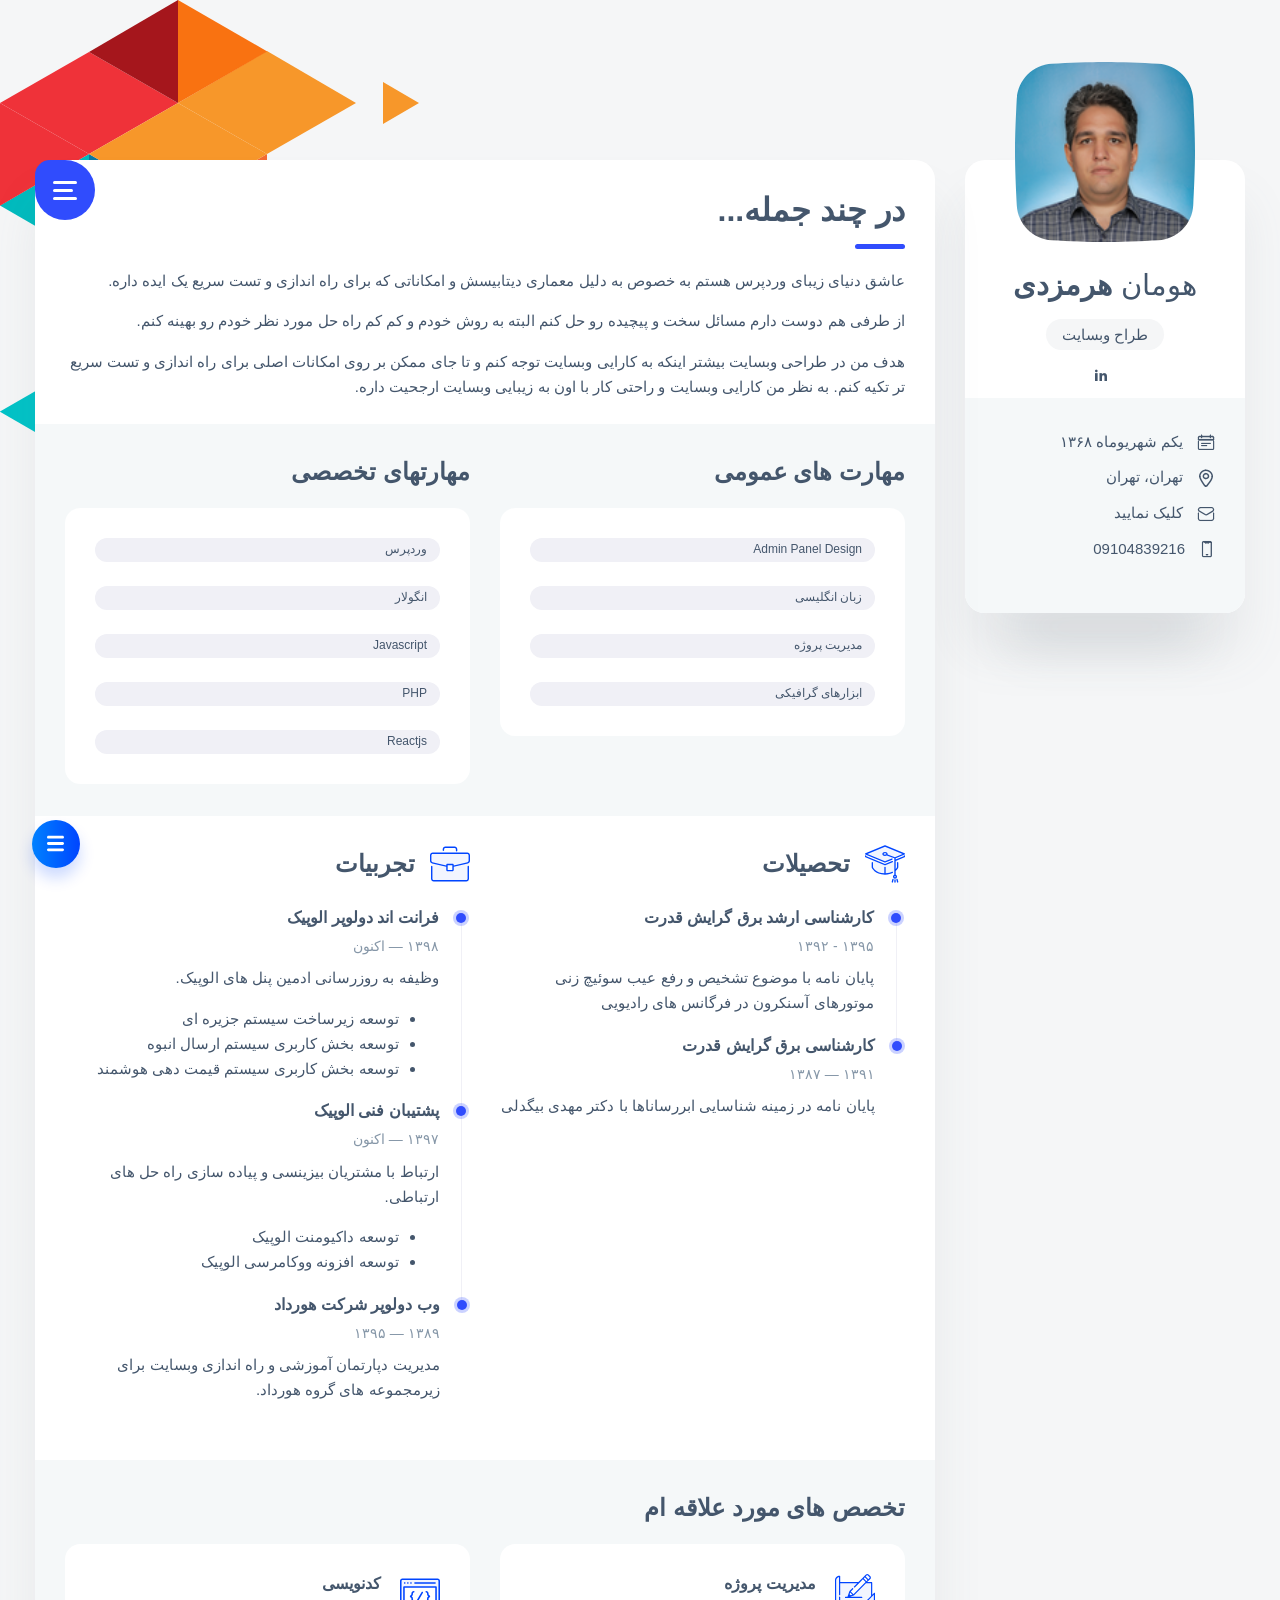
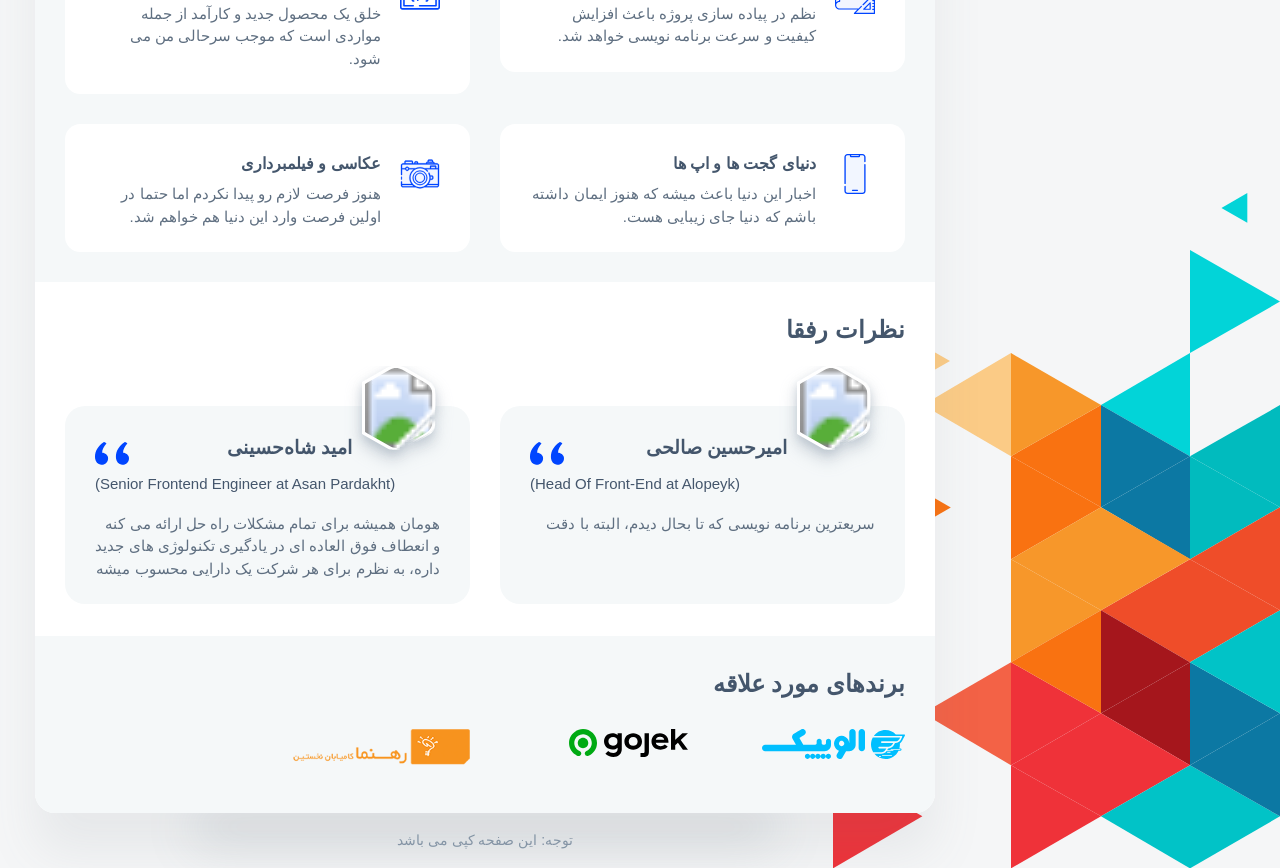
<file: index.html>
<!DOCTYPE html>
<html lang="en">
  <head>
    <meta charset="utf-8" />
    <title>رزومه هومان هرمزدی</title>

    <!-- Meta Data -->
    <meta http-equiv="X-UA-Compatible" content="IE=edge" />
    <meta
      name="viewport"
      content="width=device-width, initial-scale=1, shrink-to-fit=no"
    />

    <!-- Favicons -->
    <link
      rel="apple-touch-icon"
      sizes="144x144"
      href="assets/images/favicons/apple-touch-icon-144x144.png"
    />
    <link
      rel="apple-touch-icon"
      sizes="114x114"
      href="assets/images/favicons/apple-touch-icon-114x114.png"
    />
    <link
      rel="apple-touch-icon"
      sizes="72x72"
      href="assets/images/favicons/apple-touch-icon-72x72.png"
    />
    <link
      rel="apple-touch-icon"
      sizes="57x57"
      href="assets/images/favicons/apple-touch-icon-57x57.png"
    />
    <link
      rel="shortcut icon"
      href="assets/images/favicons/favicon.png"
      type="image/png"
    />

    <!-- Styles -->
    <link rel="stylesheet" type="text/css" href="assets/styles/style.css" />
    <link rel="stylesheet" type="text/css" href="assets/demo/style-demo.css" />
    <link rel="stylesheet" type="text/css" href="assets/styles/style-rtl.css" />
    <link
      href="https://cdn.fontcdn.ir/Font/Persian/Shabnam/Shabnam.css"
      rel="stylesheet"
    />
  </head>
  <body class="bg-triangles">
    <!-- Preloader -->
    <div class="preloader">
      <div class="preloader__wrap">
        <div class="circle-pulse">
          <div class="circle-pulse__1"></div>
          <div class="circle-pulse__2"></div>
        </div>
        <div class="preloader__progress"><span></span></div>
      </div>
    </div>

    <main class="main">
      <div class="container gutter-top">
        <div class="row sticky-parent">
          <!-- Sidebar -->
          <aside class="col-12 col-md-12 col-xl-3">
            <div class="sidebar box shadow pb-0 sticky-column">
              <svg class="avatar avatar--180" viewBox="0 0 188 188">
                <g class="avatar__box">
                  <image
                    xlink:href="assets/img/avatar.png"
                    height="100%"
                    width="100%"
                  />
                </g>
              </svg>
              <div class="text-center">
                <h3 class="title title--h3 sidebar__user-name">
                  <span class="weight--500">هومان</span> هرمزدی
                </h3>
                <div class="badge badge--light">طراح وبسایت</div>

                <!-- Social -->
                <div class="social">
                  <!-- <a class="social__link" href="https://www.facebook.com/"
                    ><i class="font-icon icon-facebook"></i
                  ></a>
                  <a class="social__link" href="https://www.behance.com/"
                    ><i class="font-icon icon-twitter"></i
                  ></a> -->
                  <a
                    class="social__link"
                    target="_blank"
                    href="https://www.linkedin.com/in/hoomaan-hormozdi/"
                    ><i class="font-icon icon-linkedin2"></i
                  ></a>
                </div>
              </div>

              <div class="sidebar__info box-inner box-inner--rounded">
                <ul class="contacts-block">
                  <li
                    class="contacts-block__item"
                    data-toggle="tooltip"
                    data-placement="top"
                    title="Birthday"
                  >
                    <i class="font-icon icon-calendar"></i>یکم شهریوماه ۱۳۶۸
                  </li>
                  <li
                    class="contacts-block__item"
                    data-toggle="tooltip"
                    data-placement="top"
                    title="Address"
                  >
                    <i class="font-icon icon-location"></i>تهران، تهران
                  </li>
                  <li
                    class="contacts-block__item"
                    data-toggle="tooltip"
                    data-placement="top"
                    title="E-mail"
                  >
                    <a target="_blank" href="mailto:hormozdi.hooman@gmail.com"
                      ><i class="font-icon icon-envelope"></i>کلیک نمایید</a
                    >
                  </li>
                  <li
                    class="contacts-block__item"
                    data-toggle="tooltip"
                    data-placement="top"
                    title="Phone"
                  >
                    <i
                      class="font-icon icon-phone"
                      style="direction: ltr; text-align: left"
                    ></i
                    >09104839216
                  </li>
                  <!-- <li
                    class="contacts-block__item"
                    data-toggle="tooltip"
                    data-placement="top"
                    title="Skype"
                  >
                    <a href="skype:skype-example"
                      ><i class="font-icon icon-skype"></i>Felecia_Brown</a
                    >
                  </li> -->
                </ul>

                <!-- <a class="btn" href="#"
                  ><i class="font-icon icon-download"></i> Download CV</a
                > -->
              </div>
            </div>
          </aside>

          <!-- Content -->
          <div class="col-12 col-md-12 col-xl-9">
            <div class="box shadow pb-0">
              <!-- Menu -->
              <div class="circle-menu">
                <div class="hamburger">
                  <div class="line"></div>
                  <div class="line"></div>
                  <div class="line"></div>
                </div>
              </div>
              <div class="inner-menu js-menu">
                <ul class="nav">
                  <li class="nav__item">
                    <a class="active" href="#skills">مهارتها</a>
                  </li>
                  <li class="nav__item"><a href="#experience">سوابق</a></li>
                  <li class="nav__item">
                    <a href="#what">درآینده</a>
                  </li>
                  <li class="nav__item"><a href="#testimonials">نظرات</a></li>
                </ul>
              </div>

              <!-- About -->
              <div class="pb-0 pb-sm-2">
                <h1 class="title title--h1 first-title title__separate">
                  در چند جمله...
                </h1>
                <p>
                  عاشق دنیای زیبای وردپرس هستم به خصوص به دلیل معماری دیتابیسش و
                  امکاناتی که برای راه اندازی و تست سریع یک ایده داره.
                </p>
                <p>
                  از طرفی هم دوست دارم مسائل سخت و پیچیده رو حل کنم البته به روش
                  خودم و کم کم راه حل مورد نظر خودم رو بهینه کنم.
                </p>
                <p>
                  هدف من در طراحی وبسایت بیشتر اینکه به کارایی وبسایت توجه کنم و
                  تا جای ممکن بر روی امکانات اصلی برای راه اندازی و تست سریع تر
                  تکیه کنم. به نظر من کارایی وبسایت و راحتی کار با اون به زیبایی
                  وبسایت ارجحیت داره.
                </p>
              </div>

              <!-- Skills -->
              <div class="box-inner box-inner" id="skills">
                <div class="row">
                  <div class="col-12 col-lg-6">
                    <h2 class="title title--h3">مهارت های عمومی</h2>
                    <div class="box box__second">
                      <!-- Progress -->
                      <div class="progress">
                        <div class="progress-bar" aria-valuenow="75">
                          <div class="progress-text">
                            <span>Admin Panel Design</span><span>75%</span>
                          </div>
                        </div>
                        <div class="progress-text">
                          <span>Admin Panel Design</span>
                        </div>
                      </div>

                      <div class="progress">
                        <div class="progress-bar" aria-valuenow="70">
                          <div class="progress-text">
                            <span>زبان انگلیسی</span><span>70%</span>
                          </div>
                        </div>
                        <div class="progress-text">
                          <span>زبان انگلیسی</span>
                        </div>
                      </div>

                      <!-- Progress -->
                      <div class="progress">
                        <div class="progress-bar" aria-valuenow="60">
                          <div class="progress-text">
                            <span>مدیریت پروژه</span><span>60%</span>
                          </div>
                        </div>
                        <div class="progress-text">
                          <span>مدیریت پروژه</span>
                        </div>
                      </div>
                      <!-- Progress -->
                      <div class="progress">
                        <div class="progress-bar" aria-valuenow="60">
                          <div class="progress-text">
                            <span>ابزارهای گرافیکی</span><span>60%</span>
                          </div>
                        </div>
                        <div class="progress-text">
                          <span>ابزارهای گرافیکی</span>
                        </div>
                      </div>
                    </div>
                  </div>

                  <div class="col-12 col-lg-6 mt-4 mt-lg-0">
                    <h2 class="title title--h3">مهارتهای تخصصی</h2>
                    <div class="box box__second">
                      <!-- Progress -->
                      <div class="progress">
                        <div class="progress-bar" aria-valuenow="90">
                          <div class="progress-text">
                            <span>وردپرس</span><span>90%</span>
                          </div>
                        </div>
                        <div class="progress-text"><span>وردپرس</span></div>
                      </div>

                      <!-- Progress -->
                      <div class="progress">
                        <div class="progress-bar" aria-valuenow="80">
                          <div class="progress-text">
                            <span>انگولار</span><span>80%</span>
                          </div>
                        </div>
                        <div class="progress-text"><span>انگولار</span></div>
                      </div>

                      <!-- Progress -->
                      <div class="progress">
                        <div class="progress-bar" aria-valuenow="75">
                          <div class="progress-text">
                            <span>Javascript</span><span>75%</span>
                          </div>
                        </div>
                        <div class="progress-text"><span>Javascript</span></div>
                      </div>

                      <!-- Progress -->
                      <div class="progress">
                        <div class="progress-bar" aria-valuenow="70">
                          <div class="progress-text">
                            <span>PHP</span><span>70%</span>
                          </div>
                        </div>
                        <div class="progress-text"><span>PHP</span></div>
                      </div>
                      <!-- Progress -->
                      <div class="progress">
                        <div class="progress-bar" aria-valuenow="60">
                          <div class="progress-text">
                            <span>Reactjs</span><span>60%</span>
                          </div>
                        </div>
                        <div class="progress-text"><span>Reactjs</span></div>
                      </div>
                    </div>
                  </div>
                </div>
              </div>

              <!-- Experience -->
              <div class="box-inner box-inner--white" id="experience">
                <div class="row">
                  <div class="col-12 col-lg-6">
                    <h2 class="title title--h3">
                      <img
                        class="title-icon"
                        src="assets/icons/icon-education.svg"
                        alt=""
                      />
                      تحصیلات
                    </h2>
                    <div class="timeline">
                      <!-- Item -->
                      <article class="timeline__item">
                        <h5 class="title title--h5 timeline__title">
                          کارشناسی ارشد برق گرایش قدرت
                        </h5>
                        <span class="timeline__period">۱۳۹۵ - ۱۳۹۲</span>
                        <p class="timeline__description">
                          پایان نامه با موضوع تشخیص و رفع عیب سوئیچ زنی موتورهای
                          آسنکرون در فرگانس های رادیویی
                        </p>
                      </article>

                      <!-- Item -->
                      <article class="timeline__item">
                        <h5 class="title title--h5 timeline__title">
                          کارشناسی برق گرایش قدرت
                        </h5>
                        <span class="timeline__period">۱۳۹۱ — ۱۳۸۷</span>
                        <p class="timeline__description">
                          پایان نامه در زمینه شناسایی ابررساناها با دکتر مهدی
                          بیگدلی
                        </p>
                      </article>
                    </div>
                  </div>

                  <div class="col-12 col-lg-6">
                    <h2 class="title title--h3">
                      <img
                        class="title-icon"
                        src="assets/icons/icon-experience.svg"
                        alt=""
                      />
                      تجربیات
                    </h2>
                    <div class="timeline">
                      <!-- Item -->
                      <article class="timeline__item">
                        <h5 class="title title--h5 timeline__title">
                          فرانت اند دولوپر الوپیک
                        </h5>
                        <span class="timeline__period">۱۳۹۸ — اکنون</span>
                        <p class="timeline__description">
                          وظیفه به روزرسانی ادمین پنل های الوپیک.
                        </p>
                        <ul>
                          <li>توسعه زیرساخت سیستم جزیره ای</li>
                          <li>توسعه بخش کاربری سیستم ارسال انبوه</li>
                          <li>توسعه بخش کاربری سیستم قیمت دهی هوشمند</li>
                        </ul>
                      </article>

                      <!-- Item -->
                      <article class="timeline__item">
                        <h5 class="title title--h5 timeline__title">
                          پشتیبان فنی الوپیک
                        </h5>
                        <span class="timeline__period">۱۳۹۷ — اکنون</span>
                        <p class="timeline__description">
                          ارتباط با مشتریان بیزینسی و پیاده سازی راه حل های
                          ارتباطی.
                        </p>
                        <ul>
                          <li>توسعه داکیومنت الوپیک</li>
                          <li>توسعه افزونه ووکامرسی الوپیک</li>
                        </ul>
                      </article>

                      <!-- Item -->
                      <article class="timeline__item">
                        <h5 class="title title--h5 timeline__title">
                          وب دولوپر شرکت هورداد
                        </h5>
                        <span class="timeline__period">۱۳۸۹ — ۱۳۹۵</span>
                        <p class="timeline__description">
                          مدیریت دپارتمان آموزشی و راه اندازی وبسایت برای
                          زیرمجموعه های گروه هورداد.
                        </p>
                      </article>
                    </div>
                  </div>
                </div>
              </div>

              <!-- What -->
              <div class="box-inner pb-0" id="what">
                <h2 class="title title--h3">تخصص های مورد علاقه ام</h2>
                <div class="row">
                  <!-- Case Item -->
                  <div class="col-12 col-lg-6">
                    <div class="case-item box box__second">
                      <img
                        class="case-item__icon"
                        src="assets/icons/icon-design.svg"
                        alt=""
                      />
                      <div>
                        <h3 class="title title--h5">مدیریت پروژه</h3>
                        <p class="case-item__caption">
                          نظم در پیاده سازی پروژه باعث افزایش کیفیت و سرعت
                          برنامه نویسی خواهد شد.
                        </p>
                      </div>
                    </div>
                  </div>

                  <!-- Case Item -->
                  <div class="col-12 col-lg-6">
                    <div class="case-item box box__second">
                      <img
                        class="case-item__icon"
                        src="assets/icons/icon-dev.svg"
                        alt=""
                      />
                      <div>
                        <h3 class="title title--h5">کدنویسی</h3>
                        <p class="case-item__caption">
                          خلق یک محصول جدید و کارآمد از جمله مواردی است که موجب
                          سرحالی من می شود.
                        </p>
                      </div>
                    </div>
                  </div>

                  <!-- Case Item -->
                  <div class="col-12 col-lg-6">
                    <div class="case-item box box__second">
                      <img
                        class="case-item__icon"
                        src="assets/icons/icon-app.svg"
                        alt=""
                      />
                      <div>
                        <h3 class="title title--h5">دنیای گجت ها و اپ ها</h3>
                        <p class="case-item__caption">
                          اخبار این دنیا باعث میشه که هنوز ایمان داشته باشم که
                          دنیا جای زیبایی هست.
                        </p>
                      </div>
                    </div>
                  </div>

                  <!-- Case Item -->
                  <div class="col-12 col-lg-6">
                    <div class="case-item box box__second">
                      <img
                        class="case-item__icon"
                        src="assets/icons/icon-photo.svg"
                        alt=""
                      />
                      <div>
                        <h3 class="title title--h5">عکاسی و فیلمبرداری</h3>
                        <p class="case-item__caption">
                          هنوز فرصت لازم رو پیدا نکردم اما حتما در اولین فرصت
                          وارد این دنیا هم خواهم شد.
                        </p>
                      </div>
                    </div>
                  </div>
                </div>
              </div>

              <!-- Testimonials -->
              <div class="box-inner box-inner--white" id="testimonials">
                <h2 class="title title--h3">نظرات رفقا</h2>

                <div class="swiper-container js-carousel-review">
                  <div class="swiper-wrapper">
                    <!-- Item review -->
                    <div class="swiper-slide review-item">
                      <svg class="avatar avatar--80" viewBox="0 0 84 84">
                        <g class="avatar__hexagon">
                          <image
                            xlink:href="https://media-exp1.licdn.com/dms/image/C4D03AQFpk_a4w0zA2g/profile-displayphoto-shrink_200_200/0?e=1613001600&v=beta&t=7cGoag--UtpdFzwggb03DEcwGHxkIrqCSooRfZmnp9k"
                            height="100%"
                            width="100%"
                          />
                        </g>
                      </svg>
                      <h4 class="title title--h5">امیرحسین صالحی</h4>
                      <p style="direction: ltr;text-align: left;">(Head Of Front-End at Alopeyk)</p>
                      <p class="review-item__caption">
                        سریعترین برنامه نویسی که تا بحال دیدم، البته با دقت
                      </p>
                    </div>

                    <!-- Item review -->
                    <div class="swiper-slide review-item">
                      <svg class="avatar avatar--80" viewBox="0 0 84 84">
                        <g class="avatar__hexagon">
                          <image
                            xlink:href="https://media-exp1.licdn.com/dms/image/C4D03AQH03U8mMMFgqg/profile-displayphoto-shrink_200_200/0/1606284490316?e=1613001600&v=beta&t=gtdMIxPQqvQ6VNO7y0Dwc43PsAW3LnAxCPVOF7ReJyE"
                            height="100%"
                            width="100%"
                          />
                        </g>
                      </svg>
                      <h4 class="title title--h5">امید شاه‌حسینی</h4>
                      <p style="direction: ltr;text-align: left;">(Senior Frontend Engineer at Asan Pardakht)</p>
                      <p class="review-item__caption">
                        هومان همیشه برای تمام مشکلات راه حل ارائه می کنه و
                        انعطاف فوق العاده ای در یادگیری تکنولوژی های جدید داره،
                        به نظرم برای هر شرکت یک دارایی محسوب میشه
                      </p>
                    </div>
                  </div>

                  <div class="swiper-pagination"></div>
                </div>
              </div>

              <!-- Clients -->
              <div class="box-inner box-inner--rounded">
                <h2 class="title title--h3">برندهای مورد علاقه</h2>

                <div class="swiper-container js-carousel-clients">
                  <div class="swiper-wrapper">
                    <!-- Item client -->
                    <div class="swiper-slide">
                      <a target="_blank" href="https://alopeyk.com/"
                        ><img src="assets/img/logo-alopeyk.svg" alt="Logo"
                      /></a>
                    </div>
                    <!-- Item client -->
                    <div class="swiper-slide">
                      <a target="_blank" href="https://www.gojek.com/"
                        ><img src="assets/img/logo-gojek.svg" alt="Logo"
                      /></a>
                    </div>
                    <!-- Item client -->
                    <div class="swiper-slide">
                      <a target="_blank" href="https://rahnema.com/"
                        ><img src="assets/img/logo-rahnama.png" alt="Logo"
                      /></a>
                    </div>
                  </div>

                  <div class="swiper-pagination"></div>
                </div>
              </div>
            </div>

            <!-- Footer -->
            <footer class="footer">توجه: این صفحه کپی می باشد</footer>
          </div>
        </div>
      </div>
    </main>

    <div class="back-to-top"></div>

    <!-- SVG masks -->
    <svg class="svg-defs">
      <clipPath id="avatar-box">
        <path
          d="M1.85379 38.4859C2.9221 18.6653 18.6653 2.92275 38.4858 1.85453 56.0986.905299 77.2792 0 94 0c16.721 0 37.901.905299 55.514 1.85453 19.821 1.06822 35.564 16.81077 36.632 36.63137C187.095 56.0922 188 77.267 188 94c0 16.733-.905 37.908-1.854 55.514-1.068 19.821-16.811 35.563-36.632 36.631C131.901 187.095 110.721 188 94 188c-16.7208 0-37.9014-.905-55.5142-1.855-19.8205-1.068-35.5637-16.81-36.63201-36.631C.904831 131.908 0 110.733 0 94c0-16.733.904831-37.9078 1.85379-55.5141z"
        />
      </clipPath>
      <clipPath id="avatar-hexagon">
        <path
          d="M0 27.2891c0-4.6662 2.4889-8.976 6.52491-11.2986L31.308 1.72845c3.98-2.290382 8.8697-2.305446 12.8637-.03963l25.234 14.31558C73.4807 18.3162 76 22.6478 76 27.3426V56.684c0 4.6805-2.5041 9.0013-6.5597 11.3186L44.4317 82.2915c-3.9869 2.278-8.8765 2.278-12.8634 0L6.55974 68.0026C2.50414 65.6853 0 61.3645 0 56.684V27.2891z"
        />
      </clipPath>
    </svg>

    <!-- Demo Menu -->
    <div class="btnSlideNav slideOpen"></div>
    <div class="btnSlideNav slideClose"></div>
    <ul class="slideNav">
      <li class="slideNav__item rtl-mode">
        <h4 class="title title--5">نمونه کارهای آنلاین</h4>
        <!-- <a href="rtl/about.html">RTL</a> -->
      </li>
      <li class="slideNav__item">
        <a target="_blank" href="https://hormozdi.github.io/multipoint/"
          >نقشه با چندین نشانه گر</a
        >
      </li>
      <li class="slideNav__item">
        <a target="_blank" href="http://youping.ir/"
          >سامانه پرداخت امن یوپینگ</a
        >
      </li>
    </ul>
    <div class="overlay-slideNav"></div>
    <!-- Demo Menu -->

    <!-- JavaScripts -->
    <script src="assets/js/jquery-3.4.1.min.js"></script>
    <script src="assets/js/plugins.min.js"></script>
    <script src="assets/js/common.js"></script>

    <script src="assets/demo/plugins-demo.js"></script>
  </body>
</html>
</file>
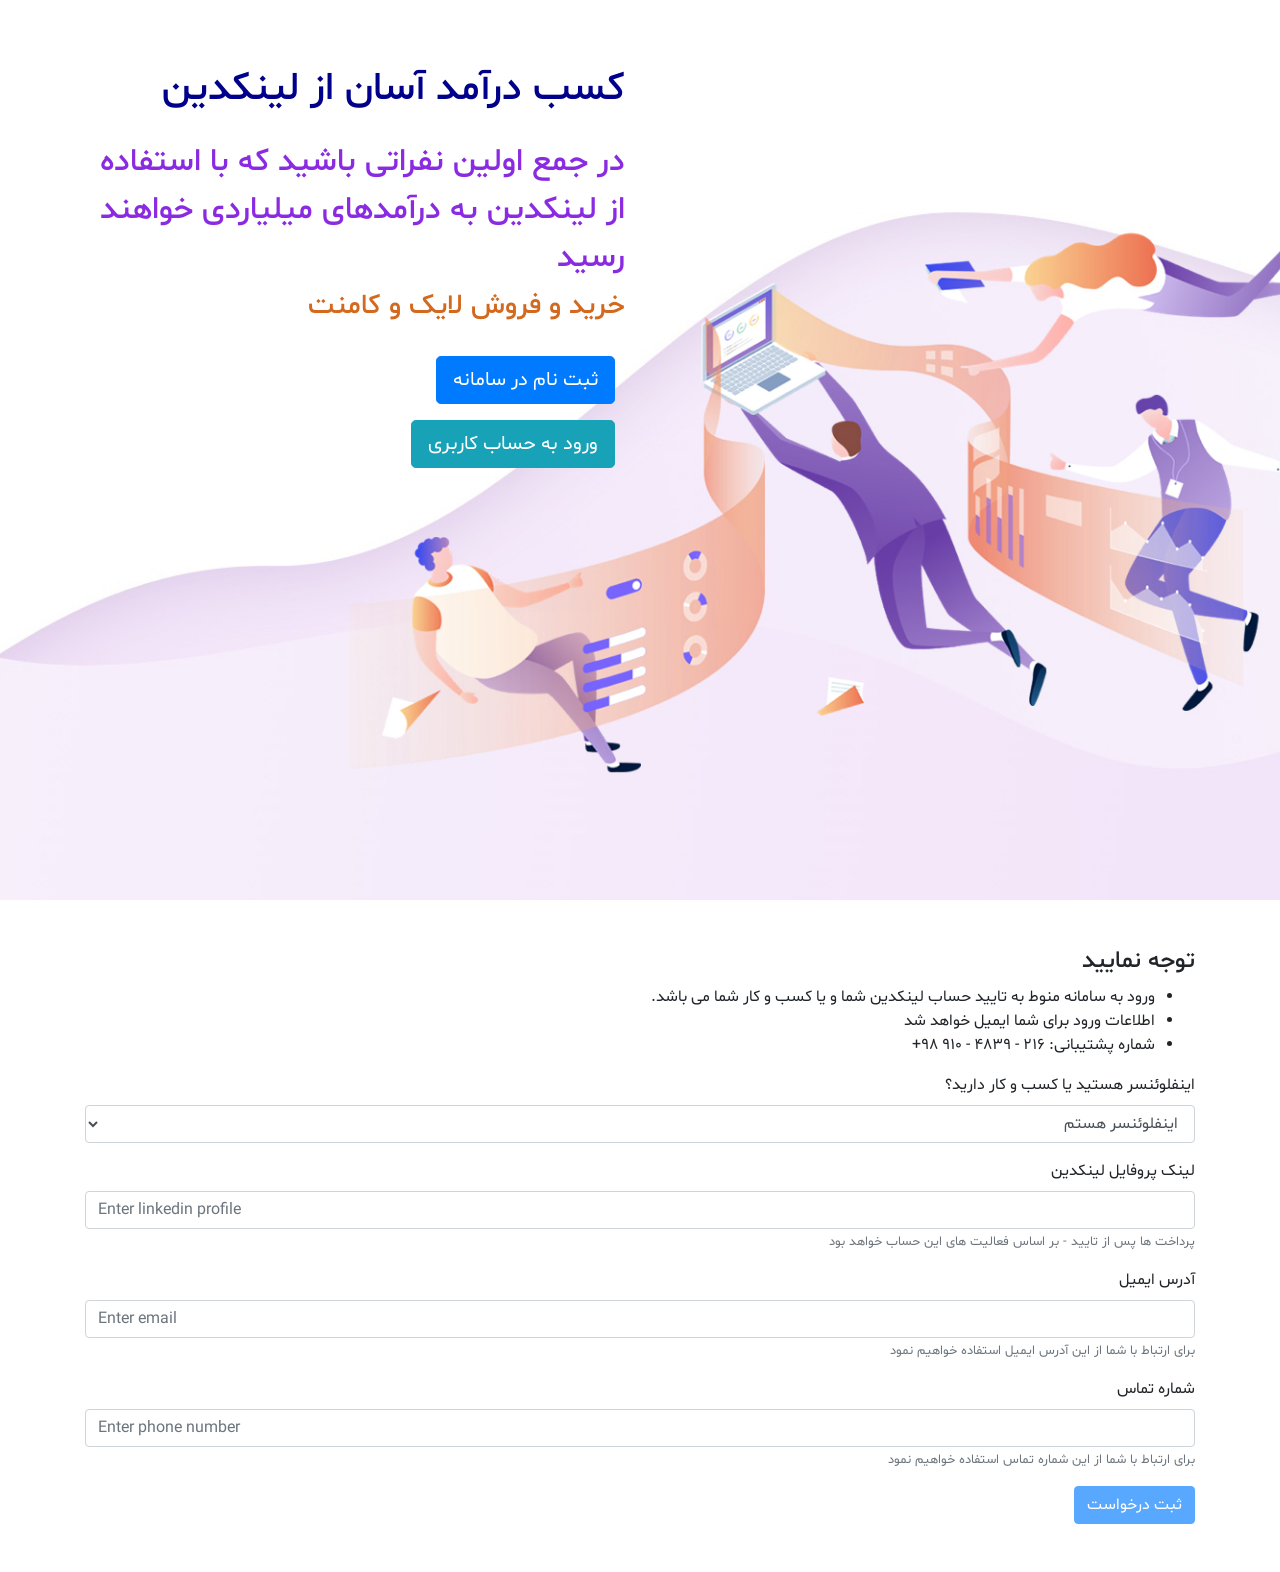
<file: linkedin/index.html>
<!DOCTYPE html>
<html lang="en">
  <head>
    <meta charset="UTF-8" />
    <meta name="viewport" content="width=device-width, initial-scale=1.0" />
    <title>Document</title>
    <link href="./bootstrap.min.css" rel="stylesheet" />
    <link href="./style.css" rel="stylesheet" />
    <script src="./vue.js"></script>
    <script src="./axios.min.js"></script>
  </head>
  <body>
    <section class="header-box">
      <div class="container">
        <div class="row">
          <div class="col-lg-6"></div>
          <div class="col">
            <h1>کسب درآمد آسان از لینکدین</h1>
            <h2 style="text-shadow: 2px 2px #fff">
              در جمع اولین نفراتی باشید که با استفاده از لینکدین به درآمدهای
              میلیاردی خواهند رسید
            </h2>
            <h3 style="color: chocolate; text-shadow: 2px 2px #fff">
              خرید و فروش لایک و کامنت
            </h3>
            <br />
            <p>
              <a
                href="#main-part"
                type="submit"
                class="btn btn-primary btn-lg"
                style="margin: auto 10px"
                >ثبت نام در سامانه</a
              >
            </p>
            <p>
              <a
                href="#main-part"
                type="submit"
                class="btn btn-info btn-lg"
                style="margin: auto 10px"
                >ورود به حساب کاربری</a
              >
            </p>
          </div>
        </div>
      </div>
    </section>
    <br />
    <br />
    <div class="container" id="main-part">
      <div class="row" v-if="formSubmited">
        <div class="col">
          <div class="alert alert-success" role="alert">
            ثبت نام شما با موفقیت انجام شد. لطفا منتظر تماس تیم پشتیبانی بمانید.
            باتشکر
          </div>
        </div>
      </div>
      <div class="row">
        <div class="col">
          <h4>توجه نمایید</h4>
          <ul>
            <li>
              ورود به سامانه منوط به تایید حساب لینکدین شما و یا کسب و کار شما
              می باشد.
            </li>
            <li>اطلاعات ورود برای شما ایمیل خواهد شد</li>
            <li>
              شماره پشتیبانی:
              <span
                style="text-align: left; direction: ltr; display: inline-block"
              >
                +98 910 - 4839 - 216
              </span>
            </li>
          </ul>
        </div>
      </div>
      <div class="row" v-if="!formSubmited">
        <div class="col">
          <form>
            <div class="form-group">
              <label for="select-type"
                >اینفلوئنسر هستید یا کسب و کار دارید؟</label
              >
              <select
                v-model="formData.type"
                class="form-control"
                id="select-type"
              >
                <option value="influencer">اینفلوئنسر هستم</option>
                <option value="businessowner">کسب و کار دارم</option>
              </select>
            </div>

            <div v-if="formData.type=='influencer'" class="form-group">
              <label for="linkedin-address">لینک پروفایل لینکدین</label>
              <input
                v-model="formData.linkedin"
                v-on:keyup="checkFormValidation"
                class="form-control ltr-input"
                id="linkedin-address"
                placeholder="Enter linkedin profile"
              />
              <small class="form-text text-muted">
                پرداخت ها پس از تایید - بر اساس فعالیت های این حساب خواهد بود
              </small>
            </div>

            <div v-if="formData.type!='influencer'" class="form-group">
              <label for="website-address">لینک وبسایت شما</label>
              <input
                v-model="formData.website"
                v-on:keyup="checkFormValidation"
                class="form-control ltr-input"
                id="website-address"
                placeholder="Enter website url"
              />
              <small class="form-text text-muted">
                تنها مجاز به تبلیغ محصولات و خدمات ثبت شده در این پبسایت خواهید
                بود
              </small>
            </div>

            <div class="form-group">
              <label for="email-address">آدرس ایمیل</label>
              <input
                v-model="formData.email"
                v-on:keyup="checkFormValidation"
                type="email"
                class="form-control ltr-input"
                id="email-address"
                placeholder="Enter email"
              />
              <small class="form-text text-muted">
                برای ارتباط با شما از این آدرس ایمیل استفاده خواهیم نمود
              </small>
            </div>

            <div class="form-group">
              <label for="phone-address">شماره تماس</label>
              <input
                v-model="formData.phone"
                v-on:keyup="checkFormValidation"
                type="tel"
                class="form-control ltr-input"
                id="phone-address"
                placeholder="Enter phone number"
              />
              <small class="form-text text-muted">
                برای ارتباط با شما از این شماره تماس استفاده خواهیم نمود
              </small>
            </div>
            <button
              class="btn btn-primary"
              v-bind:disabled="!isFormValid"
              v-on:click="submitForm()"
            >
              ثبت درخواست
            </button>
          </form>
        </div>
      </div>
    </div>
    <br />
    <br />
  </body>
  <script src="./script.js"></script>
</html>
</file>
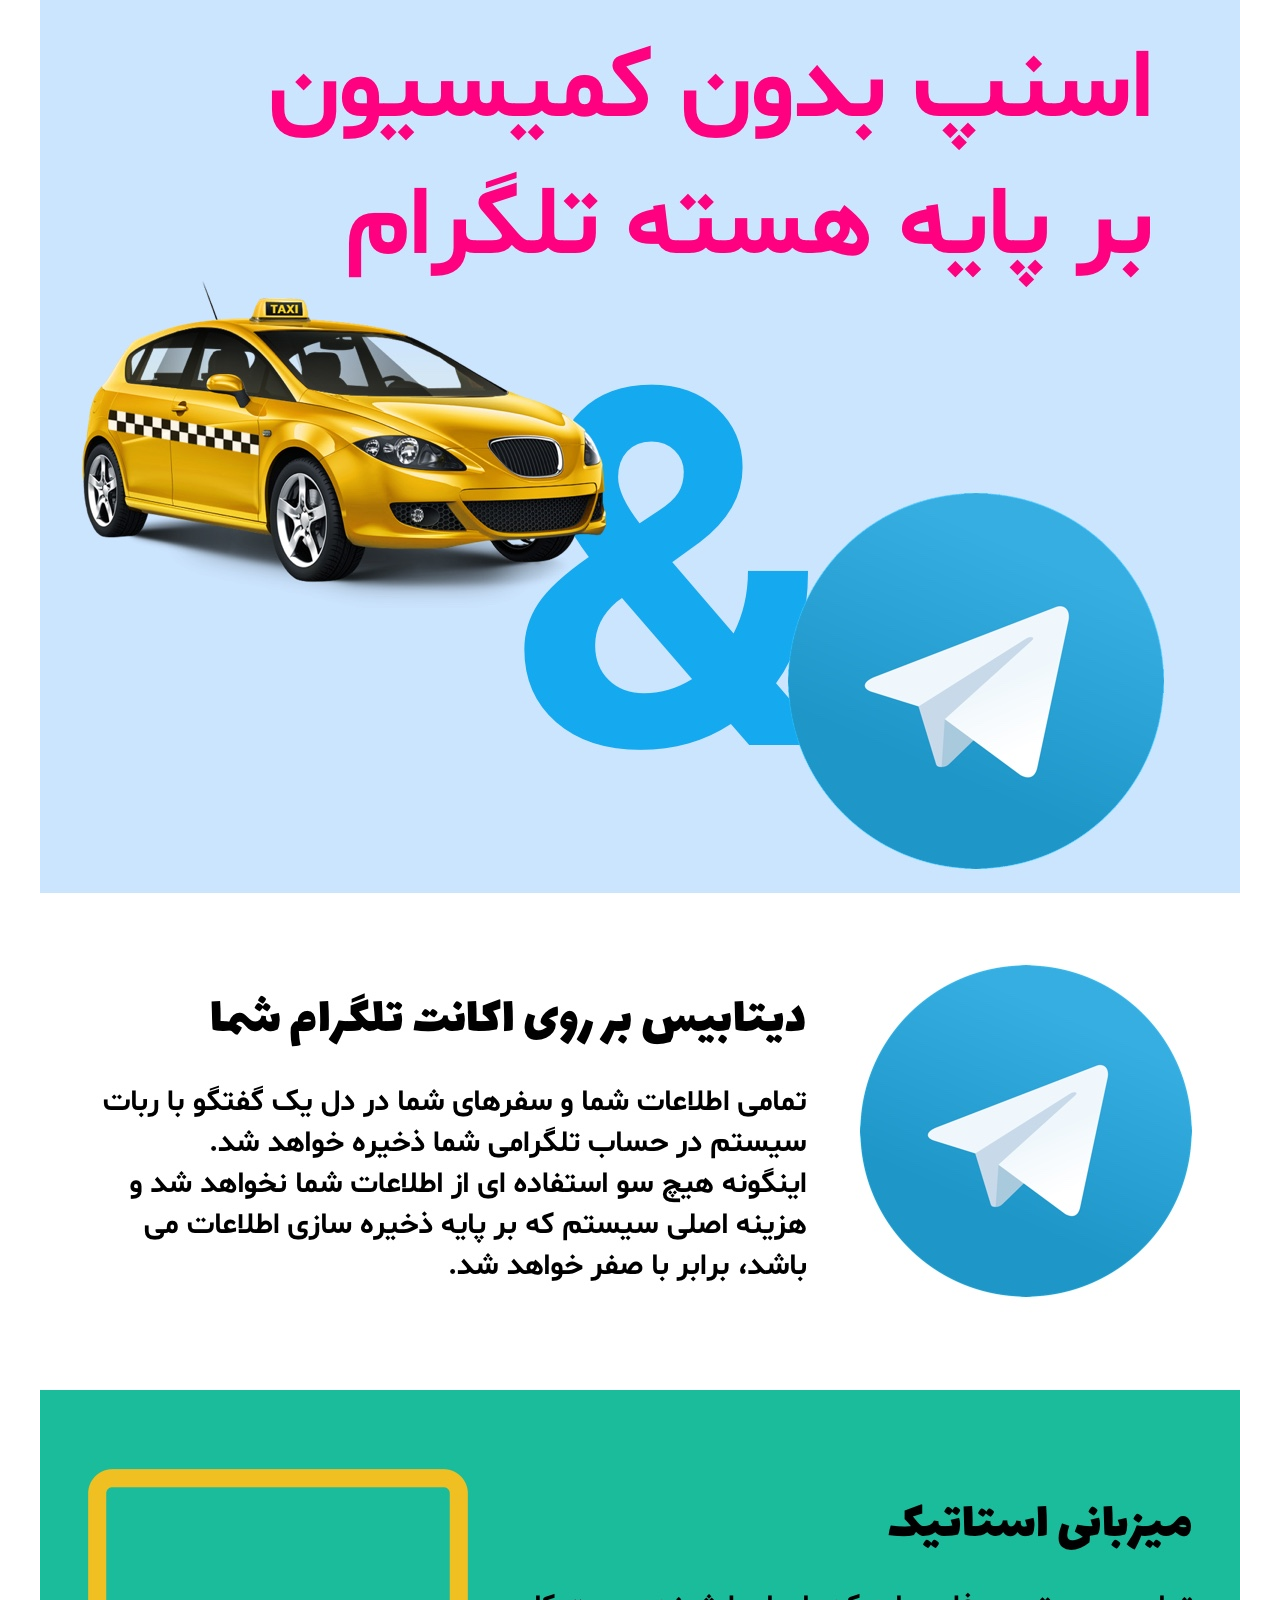
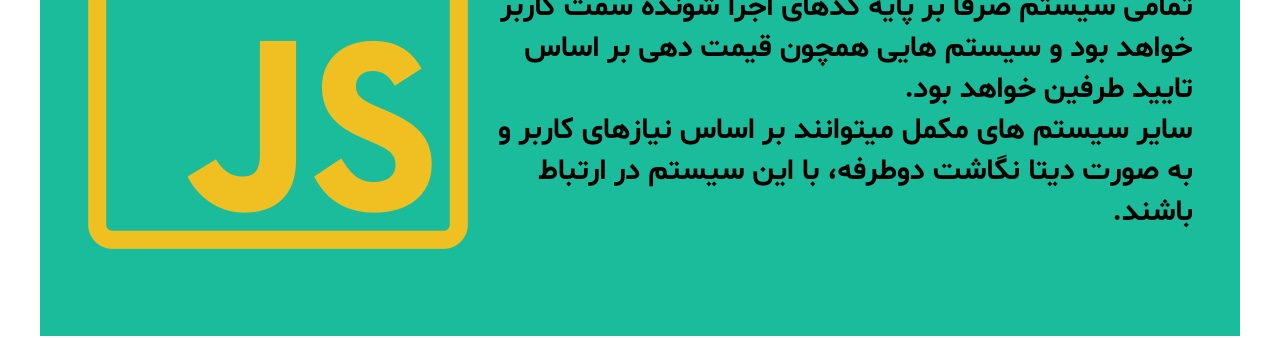
<file: taxi/index.html>
<!DOCTYPE html>
<html lang="en">
  <head>
    <meta charset="UTF-8" />
    <meta http-equiv="X-UA-Compatible" content="IE=edge" />
    <meta name="viewport" content="width=device-width, initial-scale=1.0" />
    <title>اسنپ بدون کمیسیون</title>
  </head>
  <body style="margin: auto">
    <img
      src="./img/telecar.jpg"
      width="1200px"
      height="1938px"
      style="margin: auto; display: block"
    />
  </body>
</html>
</file>
<file: assets/styles/style.css>
/* ------------------------------------------------
 Author: ArtStyles (Art)
 
 Template Name: vCard
 version: 1.1.0
------------------------------------------------ */
/* ------------------------------------------------

 - General Styles
 - Background
 - Typography
 - Preloader
 - Form
 - Button
 - Preloader
 - Sidebar
 - Sections
 - Navbar
 - Footer
 - Cases
 - Clients
 - Contact
 - Single post
 - Footer
 - Contact
 - Portfolio
 - News
 - Single news
 - Testimonials
 - Timeline
 - Other
 
------------------------------------------------ */
@import url(vendors/bootstrap.min.css);
@import url(vendors/swiper.min.css);
@import url(vendors/simplebar.min.css);
@import url(../icons/style.css);
/* -----------------------------------------------------------------
    - General Styles
----------------------------------------------------------------- */
*,
::before,
::after {
  background-repeat: no-repeat;
  box-sizing: border-box;
}

html {
  font-size: 16px;
  -webkit-overflow-scrolling: touch;
  -webkit-box-sizing: border-box;
  box-sizing: border-box;
  -ms-overflow-x: hidden;
}

body, html {
  font-size: 1rem;
  -webkit-text-size-adjust: 100%;
}

body {
  background-color: #F5F6F7;
  color: #44566C;
  font-size: 0.9375rem;
  font-weight: 400;
  line-height: 1.65;
  min-height: 100vh;
  overflow-x: hidden;
  -ms-overflow-style: scrollbar;
  -webkit-font-smoothing: antialiased;
}
@media only screen and (max-width: 580px) {
  body {
    line-height: 1.6;
  }
}

html.is-scroll-disabled body {
  height: 100vh;
  overflow: hidden;
}

@media all and (-ms-high-contrast: none), (-ms-high-contrast: active) {
  html.is-scroll-disabled {
    overflow: hidden;
  }
}
.no-scroll {
  overflow: hidden;
  -ms-overflow-style: none;
}

.no-scroll-height {
  overflow-x: hidden;
}

.svg-defs {
  position: absolute;
  height: 0;
  width: 0;
}

.bg-triangles {
  background-image: url(../images/triangles-top.svg), url(../images/triangles-bottom.svg);
  background-position: left top, right bottom;
  background-repeat: no-repeat;
  background-size: inherit;
}
@media only screen and (max-width: 580px) {
  .bg-triangles {
    background-size: contain;
  }
}
.bg-triangles-2 {
  background-image: url(../images/triangle-2-top.svg), url(../images/triangle-2-bottom.svg);
  background-position: right top, left bottom;
  background-repeat: no-repeat;
  background-size: 50%;
  background-attachment: fixed;
}
@media only screen and (max-width: 991px) {
  .bg-triangles-2 {
    background-size: contain;
  }
}
.bg-peach {
  background-image: linear-gradient(115.29deg, #FFF2E7 1.33%, #FFCADA 98.21%);
  background-attachment: fixed;
}
.bg-green {
  background-image: linear-gradient(115.29deg, #0DC8A9 1.33%, #32CBC8 98.21%);
  background-attachment: fixed;
}
.bg-green-2 {
  background-image: linear-gradient(135deg, #9be15d 0%, #00d9a6 100%);
  background-attachment: fixed;
}

/* -----------------------------------------------------------------
    - Typography
----------------------------------------------------------------- */
h1, h2, h3, h4, h5, h6 {
  font-weight: 700;
  line-height: 1.3;
}

.title--h1 {
  font-size: 2rem;
  margin-bottom: 1.0625rem;
}
@media only screen and (max-width: 580px) {
  .title--h1 {
    font-size: 1.75rem;
  }
}
.title--h2 {
  font-size: 1.75rem;
}
@media only screen and (max-width: 580px) {
  .title--h2 {
    font-size: 1.5rem;
  }
}
.title--h3 {
  font-size: 1.5rem;
  margin-bottom: 1.3125rem;
}
@media only screen and (max-width: 580px) {
  .title--h3 {
    font-size: 1.25rem;
    margin-bottom: 1rem;
  }
}
.title--h4 {
  font-size: 1.25rem;
  margin-bottom: 0.8125rem;
}
@media only screen and (max-width: 580px) {
  .title--h4 {
    font-size: 1rem;
  }
}
.title--h5 {
  font-size: 1rem;
}
@media only screen and (max-width: 580px) {
  .title--h5 {
    font-size: 0.9375rem;
  }
}
.title--h6 {
  font-size: 0.75rem;
}
.title--center {
  text-align: center;
}
.title--tone {
  color: #304CFD;
}
.title-icon {
  margin-right: 0.5rem;
  margin-top: -0.25rem;
  height: 2.5rem;
  width: 2.5rem;
}
@media only screen and (max-width: 580px) {
  .title-icon {
    height: 2.0833333333rem;
    width: 2.0833333333rem;
  }
}
.title__separate {
  margin-bottom: 2.3125rem;
  position: relative;
}
.title__separate::before {
  content: '';
  background-color: #304CFD;
  border-radius: 0.5rem;
  height: 0.3125rem;
  position: absolute;
  bottom: -1.0625rem;
  left: 0;
  width: 3.125rem;
  z-index: 1;
}
@media only screen and (max-width: 580px) {
  .title__separate {
    margin-bottom: 1.5rem;
  }
  .title__separate::before {
    height: 0.1875rem;
    bottom: -0.5625rem;
    width: 3rem;
  }
}

@media only screen and (max-width: 991px) {
  .first-title {
    transition: all .3s ease-in-out;
  }
}

@media only screen and (max-width: 991px) {
  .open-menu .first-title {
    padding-top: 2.5625rem;
  }
}
@media only screen and (max-width: 580px) {
  .open-menu .first-title {
    padding-top: 0;
  }
}

.weight--400 {
  font-weight: 400;
}
.weight--500 {
  font-weight: 500;
}
.weight--600 {
  font-weight: 600;
}
.weight--700 {
  font-weight: 700;
}

.color--light {
  color: #8697A8;
}
.color--dark {
  color: #44566C;
}

.block-quote {
  font-size: 1.3125rem;
  font-weight: 400;
  font-style: italic;
  margin: 1.8125rem 0;
  position: relative;
  line-height: 1.6;
}
@media only screen and (max-width: 991px) {
  .block-quote {
    padding-left: 3.8125rem;
  }
}
@media only screen and (max-width: 580px) {
  .block-quote {
    font-size: 1.125rem;
    margin: 1rem 0;
    padding-left: 0;
    padding-top: 2.8125rem;
  }
  .block-quote p {
    margin-bottom: 0.5rem;
  }
}
.block-quote::before {
  background-image: url(../images/icon-quote.svg);
  background-repeat: no-repeat;
  background-position: center;
  background-size: cover;
  content: '';
  height: 2.125rem;
  margin: 0 auto;
  position: absolute;
  top: 0;
  left: -3.375rem;
  width: 2.125rem;
}
@media only screen and (max-width: 991px) {
  .block-quote::before {
    left: 0;
  }
}
.block-quote__author {
  font-size: 1rem;
  font-style: normal;
  display: block;
  margin-top: 0.5625rem;
  padding-left: 3rem;
  position: relative;
}
@media only screen and (max-width: 580px) {
  .block-quote__author {
    font-size: 0.875rem;
    margin-top: 0;
    padding-left: 2rem;
  }
}
.block-quote__author::before {
  content: '';
  background-color: #44566C;
  height: 0.0625rem;
  margin-bottom: auto;
  margin-top: auto;
  position: absolute;
  top: 0;
  bottom: 0;
  left: 0;
  width: 2rem;
}
@media only screen and (max-width: 580px) {
  .block-quote__author::before {
    width: 1rem;
  }
}

a {
  color: #304CFD;
  cursor: pointer;
  text-decoration: none;
  -webkit-text-decoration-skip: objects;
  transition: color 0.3s cubic-bezier(0.72, 0.16, 0.345, 0.875);
}
a:hover {
  color: #304CFD;
  outline: none;
  text-decoration: underline;
}
a.decoration--none {
  text-decoration: none;
}

.noGutters-Top {
  margin-top: 0 !important;
}
.noGutters-Bottom {
  margin-bottom: 0 !important;
}
.noGutters-Left {
  margin-left: 0 !important;
}
.noGutters-Right {
  margin-right: 0 !important;
}

.description {
  color: #F5F8F9;
  margin-bottom: 1.875rem;
}

.foreword {
  color: #F5F8F9;
  font-size: 1.125rem;
}

img {
  max-width: 100%;
  -webkit-user-select: none;
  -moz-user-select: none;
  -ms-user-select: none;
  user-select: none;
}

iframe {
  background-color: #44566C;
  border: 0;
  display: block;
  height: 100%;
  width: 100%;
}

.cover {
  object-fit: cover;
  object-position: center;
  height: 100%;
  width: 100%;
}

::-moz-selection {
  background: transparent;
  color: #304CFD;
}

::selection {
  background: transparent;
  color: #304CFD;
}

/* -----------------------------------------------------------------
    - Form
----------------------------------------------------------------- */
.input, .textarea, select,
.custom-select {
  background-color: #F5F8F9;
  border: 1px solid #F5F8F9;
  border-radius: 20px;
  box-shadow: none;
  color: #44566C;
  font-size: inherit;
  height: auto;
  padding: 0.875rem 1.375rem 0.8125rem;
  position: relative;
  width: 100%;
  -webkit-appearance: none;
  -moz-appearance: none;
  appearance: none;
}
@media only screen and (max-width: 580px) {
  .input, .textarea, select,
  .custom-select {
    padding: 0.8125rem 1.375rem 0.75rem;
  }
}

.input:focus, .textarea:focus, select:focus,
.custom-select:focus {
  background-color: #F5F8F9;
  color: #44566C;
  box-shadow: none;
  outline: none;
}

.input {
  line-height: inherit;
}
@media all and (-ms-high-contrast: none), (-ms-high-contrast: active) {
  .input {
    line-height: 0;
  }
}
.input--white {
  background-color: #fff;
}
.input--white:focus {
  background-color: #fff;
}
.input__icon {
  padding-left: 3.375rem;
}
@media only screen and (max-width: 580px) {
  .input__icon {
    padding-left: 2.8125rem;
  }
}

.textarea {
  border-radius: 20px;
  display: block;
  padding: 0.8125rem 1.1875rem;
  resize: none;
}
.textarea--white {
  background-color: #fff;
}
.textarea--white:focus {
  background-color: #fff;
}

.form-group {
  margin-bottom: 2rem;
  position: relative;
}
@media only screen and (max-width: 580px) {
  .form-group {
    margin-bottom: 1.6875rem;
  }
}
.form-group .font-icon {
  color: #8697A8;
  font-size: 1.0625rem;
  margin: auto 0;
  position: absolute;
  top: 0;
  bottom: 0;
  left: 2.375rem;
  height: 1rem;
  width: 1rem;
  z-index: 1;
}
@media only screen and (max-width: 580px) {
  .form-group .font-icon {
    font-size: 1rem;
    left: 2.0625rem;
  }
}

.help-block {
  position: absolute;
  font-size: 0.75rem;
  line-height: 1.4;
  padding-top: 0.3125rem;
  padding-left: 0.375rem;
}
@media only screen and (max-width: 580px) {
  .help-block {
    font-size: 0.6875rem;
  }
}

.with-errors {
  color: #FF3D57;
}

.has-error input,
.has-error textarea,
.has-error input:focus,
.has-error textarea:focus {
  border-color: #FF3D57;
}

#validator-contact {
  font-size: 0.875rem;
  margin-top: 1rem;
}

.form-control::-webkit-input-placeholder {
  color: #8697A8;
}

.form-control::-moz-placeholder {
  color: #8697A8;
}

.form-control:-ms-input-placeholder {
  color: #8697A8;
}

.form-control::-ms-input-placeholder {
  color: #8697A8;
}

.form-control::placeholder {
  color: #8697A8;
}

input:invalid,
textarea:invalid {
  outline: none !important;
}

.custom-control-input:focus ~ .custom-control-label::before {
  box-shadow: 0 0 0 0.125rem rgba(48, 76, 253, 0.25);
}
.custom-control-input:focus:not(:checked) ~ .custom-control-label::before {
  border-color: #304CFD;
}
.custom-control-input:not(:disabled):active ~ .custom-control-label::before {
  border-color: #fff;
  background-color: transparent;
}
.custom-control-input:checked ~ .custom-control-label::before {
  border-color: #304CFD;
  background-color: #304CFD;
}

.custom-control-label {
  line-height: 1.55;
  padding-left: 0.5rem;
}
.custom-control-label::before {
  background-color: transparent;
  border: 1px solid #F0F0F6;
}

select,
.custom-select {
  background: url("data:image/svg+xml,%3csvg xmlns='http://www.w3.org/2000/svg' viewBox='0 0 4 5'%3e%3cpath fill='%23fff' d='M2 0L0 2h4zm0 5L0 3h4z'/%3e%3c/svg%3e") no-repeat right 0.1rem center/10px 16px;
}
select option,
.custom-select option {
  color: #44566C;
}

.dropdown-menu {
  border: 0;
  border-radius: 10px;
  box-shadow: 0 0.5rem 2.5rem rgba(134, 151, 168, 0.25);
  color: #5F6F81;
  font-size: 0.9375rem;
}
.dropdown-menu::before {
  content: '';
  border-left: 0.375rem solid transparent;
  border-right: 0.375rem solid transparent;
  border-bottom: 0.375rem solid #fff;
  height: 0;
  position: absolute;
  top: -0.375rem;
  left: 1.0625rem;
  width: 0;
}
.dropdown.dropup .dropdown-menu::before {
  border-left: 0.375rem solid transparent;
  border-right: 0.375rem solid transparent;
  border-top: 0.375rem solid #fff;
  border-bottom: 0.375rem solid transparent;
  top: auto;
  bottom: -0.75rem;
}

.progress {
  background-color: #F0F0F6;
  border-radius: 1rem;
  height: 1.5rem;
  margin-bottom: 1.5rem;
  overflow: inherit;
  position: relative;
  text-align: right;
}
@media only screen and (max-width: 580px) {
  .progress {
    margin-bottom: 1rem;
  }
}
.progress:last-child {
  margin-bottom: 0;
}
.progress-bar {
  background-color: #304CFD;
  border-radius: 1rem;
  overflow: hidden;
  position: relative;
  width: 0%;
  z-index: 1;
}
.progress .progress-text {
  display: flex;
  align-items: center;
  justify-content: space-between;
  height: 100%;
  padding-left: 0.8125rem;
  padding-right: 0.8125rem;
  position: absolute;
  top: 0;
  left: 0;
  width: 100%;
  z-index: 1;
}
.progress .progress-text > * {
  min-width: 0;
}

@media screen and (-ms-high-contrast: active), (-ms-high-contrast: none) {
  .progress-text span:nth-child(2) {
    float: right;
  }
}
.badge {
  font-size: 0.9375rem;
  font-weight: 400;
  border-radius: 10rem;
  padding: 0.5rem 1rem;
}
@media only screen and (max-width: 580px) {
  .badge {
    font-size: 0.875rem;
  }
}
.badge--light {
  background-color: #F5F6F7;
  color: #44566C;
}
.badge--gray {
  background-color: #F0F0F6;
  color: #44566C;
}
.badge--dark {
  background-color: #44566C;
  color: #fff;
}
.badge--blue {
  background-color: #304CFD;
  color: #fff;
}
.badge--blue-gradient {
  background-image: linear-gradient(to right, #0081ff 0%, #3fa0ff 50%, #0045ff 100%);
  color: #fff;
}
.badge--aqua {
  background-color: #00F1E2;
  color: #fff;
}
.badge--red {
  background-color: #FF3D57;
  color: #fff;
}

.tooltip-inner {
  max-width: 12.5rem;
  padding: 0.25rem 0.5625rem 0.25rem;
  background-color: #44566C;
  border-radius: 0.25rem;
  box-shadow: 0 1rem 2rem rgba(134, 151, 168, 0.25), 0 0.125rem 1rem rgba(134, 151, 168, 0.5);
}
.tooltip.show {
  opacity: 1;
}

.bs-tooltip-top .arrow::before,
.bs-tooltip-auto[x-placement^="top"] .arrow::before {
  border-width: 0.3125rem 0.3125rem 0;
  border-top-color: #44566C;
}

.bs-tooltip-right .arrow::before,
.bs-tooltip-auto[x-placement^="right"] .arrow::before {
  border-width: 0.3125rem 0.3125rem 0.3125rem 0;
  border-right-color: #44566C;
}

.bs-tooltip-left .arrow::before,
.bs-tooltip-auto[x-placement^="left"] .arrow::before {
  border-width: 0.3125rem 0 0.3125rem 0.3125rem;
  border-left-color: #44566C;
}

.bs-tooltip-bottom .arrow::before,
.bs-tooltip-auto[x-placement^="bottom"] .arrow::before {
  border-width: 0 0.3125rem 0.3125rem;
  border-bottom-color: #44566C;
}

.btn {
  background-color: #304CFD;
  border-radius: 20px;
  border: 0;
  box-shadow: 0 0.5rem 1rem rgba(48, 76, 253, 0.15), 0 0.125rem 0.25rem rgba(48, 76, 253, 0.15);
  color: #fff;
  cursor: pointer;
  font-size: 1rem;
  font-weight: 400;
  line-height: inherit;
  padding: 0.9375rem 2rem 0.875rem;
  position: relative;
  transition: .4s ease-in-out;
  white-space: nowrap;
}
.btn:hover {
  color: #fff;
  box-shadow: none;
  opacity: .9;
}
.btn:focus {
  box-shadow: 0 1.5rem 2.5rem rgba(48, 76, 253, 0.1), 0 0.5rem 1rem rgba(48, 76, 253, 0.1);
}
.btn::before {
  content: '';
  box-shadow: 0 0.25rem 2rem rgba(48, 76, 253, 0.25), 0 0.25rem 1rem rgba(48, 76, 253, 0.25);
  margin: 0 auto;
  height: 1rem;
  position: absolute;
  right: 0;
  bottom: 0;
  left: 0;
  transition: .4s ease-in-out;
  width: 64%;
  z-index: -1;
}
.btn:hover::before {
  box-shadow: none;
}
.btn--light {
  background-color: #F5F8F9;
  color: #44566C;
}
.btn--gray {
  background-color: #F0F0F6;
  color: #44566C;
}
.btn--dark {
  background-color: #44566C;
}
.btn--blue-gradient {
  background-size: 200% auto;
  background-image: linear-gradient(to right, #0081ff 0%, #3fa0ff 50%, #0045ff 100%);
}
.btn--red {
  background-color: #FF3D57;
  color: #fff;
}
.btn .font-icon {
  margin-right: 0.375rem;
}

button:focus {
  outline: none;
}

/* -----------------------------------------------------------------
    - Preloader
----------------------------------------------------------------- */
.preloader {
  display: flex;
  align-items: center;
  justify-content: center;
  background-color: #fff;
  position: fixed;
  top: 0;
  left: 0;
  width: 100%;
  height: 100%;
  overflow: hidden;
  text-align: center;
  z-index: 1106;
  opacity: 1;
}
.preloader > * {
  min-width: 0;
}
.preloader__wrap {
  width: 100%;
  max-width: 9.375rem;
}
.preloader__progress {
  background: #fff;
  height: 0.125rem;
  position: absolute;
  top: 0;
  left: 0;
  overflow: hidden;
  width: 100%;
}
.preloader__progress span {
  background: #304CFD;
  position: absolute;
  top: 0;
  left: 0;
  height: 100%;
  width: 0;
}

.circle-pulse > * {
  position: absolute;
  top: 50%;
  left: 50%;
  border-radius: 50%;
  box-sizing: border-box;
  transform: scale(0);
  animation: pulse 1.6s linear infinite;
}

.circle-pulse__1 {
  width: 6rem;
  height: 6rem;
  margin-top: -3rem;
  margin-left: -3rem;
  background-color: #304CFD;
}

.circle-pulse__2 {
  width: 4.8rem;
  height: 4.8rem;
  margin-top: -2.4rem;
  margin-left: -2.4rem;
  background-color: rgba(48, 76, 253, 0.7);
  animation-delay: -0.8s;
}

@keyframes pulse {
  0% {
    transform: scale(0, 0);
    opacity: 1;
  }
  100% {
    transform: scale(1, 1);
    opacity: 0;
  }
}
/* -----------------------------------------------------------------
    - Sidebar
----------------------------------------------------------------- */
@media only screen and (max-width: 1200px) {
  .sidebar {
    margin-bottom: 1.875rem;
  }
}
@media only screen and (max-width: 580px) {
  .sidebar {
    margin-bottom: 1rem;
  }
}
.sidebar .avatar {
  margin-top: -8rem;
  margin-bottom: 1.5625rem;
  margin-left: auto;
  margin-right: auto;
  transition: all .3s ease-in-out;
}
.sidebar__user-name {
  font-size: 1.8125rem;
  margin-bottom: 0.875rem;
  position: relative;
}
@media only screen and (max-width: 580px) {
  .sidebar__user-name {
    font-size: 1.5rem;
    margin-bottom: 0.625rem;
  }
}
.sidebar__info {
  padding-top: 1.5625rem;
}
@media only screen and (max-width: 1200px) {
  .sidebar__info {
    text-align: center;
  }
}
@media only screen and (max-width: 580px) {
  .sidebar__info {
    padding-top: 1.5rem;
    padding-bottom: 1.25rem;
  }
}
.sidebar .btn {
  width: 100%;
}
@media only screen and (max-width: 1200px) {
  .sidebar .btn {
    width: 40%;
  }
}
@media only screen and (max-width: 991px) {
  .sidebar .btn {
    width: 60%;
  }
}
@media only screen and (max-width: 768px) {
  .sidebar .btn {
    width: 100%;
  }
}

.contacts-block {
  list-style: none;
  padding-left: 0;
  margin-bottom: 0.5rem;
  overflow: hidden;
}
@media only screen and (max-width: 1200px) {
  .contacts-block {
    margin-bottom: 1rem;
  }
}
@media only screen and (max-width: 768px) {
  .contacts-block {
    margin-bottom: 0.5rem;
    font-size: 1rem;
  }
}
@media only screen and (max-width: 580px) {
  .contacts-block {
    font-size: 0.9375rem;
  }
}
.contacts-block__item {
  display: flex;
  align-items: center;
  margin-bottom: 0.6875rem;
  overflow: hidden;
  text-overflow: ellipsis;
  white-space: nowrap;
}
.contacts-block__item > * {
  min-width: 0;
}
@media only screen and (max-width: 1200px) {
  .contacts-block__item {
    display: inline-block;
    margin-bottom: 0;
    margin-right: 1.5rem;
  }
}
@media only screen and (max-width: 768px) {
  .contacts-block__item {
    display: block;
    margin-left: auto;
    margin-right: auto;
    margin-bottom: 0.25rem;
  }
}
.contacts-block__item a {
  color: #44566C;
  text-decoration: none;
}
.contacts-block__item a:hover {
  color: #304CFD;
}
.contacts-block .font-icon {
  font-size: 1.125rem;
  margin-right: 0.875rem;
}

.sticky-column.is_stuck {
  margin-top: 1.875rem;
}
.sticky-column.is_stuck .avatar {
  margin-top: 0;
}

/* -----------------------------------------------------------------
    - Sections
----------------------------------------------------------------- */
@media (min-width: 1200px) {
  .container {
    max-width: 1240px;
  }
}
@media (min-width: 1300px) {
  .container {
    max-width: 1240px;
  }
}
.box {
  background-color: #fff;
  border-radius: 20px;
  padding: 1.875rem;
  position: relative;
  transition: box-shadow .3s ease-in-out;
}
@media only screen and (max-width: 580px) {
  .box {
    border-radius: 16px;
    padding: 1.25rem;
  }
}
.box__second {
  background-color: #fff;
  border-radius: 15.3846153846px;
}
@media only screen and (max-width: 580px) {
  .box__second {
    border-radius: 15.3846153846px;
  }
}
.box__large {
  padding: 1.875rem 2.5rem;
}
@media only screen and (max-width: 991px) {
  .box__large {
    padding: 1.875rem;
  }
}
@media only screen and (max-width: 580px) {
  .box__large {
    padding: 1.25rem;
  }
}
.box__large .box-inner::before,
.box__large .box-inner::after {
  width: 2.5rem;
}
@media only screen and (max-width: 991px) {
  .box__large .box-inner::before,
  .box__large .box-inner::after {
    width: 1.875rem;
  }
}
@media only screen and (max-width: 580px) {
  .box__large .box-inner::before,
  .box__large .box-inner::after {
    width: 1.25rem;
  }
}
.box__large .box-inner::before {
  left: -2.5rem;
}
@media only screen and (max-width: 991px) {
  .box__large .box-inner::before {
    left: -1.875rem;
  }
}
@media only screen and (max-width: 580px) {
  .box__large .box-inner::before {
    left: -1.25rem;
  }
}
.box__large .box-inner::after {
  right: -2.5rem;
}
@media only screen and (max-width: 991px) {
  .box__large .box-inner::after {
    right: -1.875rem;
  }
}
@media only screen and (max-width: 580px) {
  .box__large .box-inner::after {
    right: -1.25rem;
  }
}

.box-inner {
  background-color: #F5F8F9;
  padding-top: 2rem;
  padding-bottom: 2rem;
  position: relative;
  z-index: 0;
}
@media only screen and (max-width: 580px) {
  .box-inner {
    padding-top: 1.1875rem;
    padding-bottom: 1rem;
  }
}
.box-inner::before, .box-inner::after {
  content: '';
  background-color: #F5F8F9;
  height: 100%;
  position: absolute;
  top: 0;
  width: 1.875rem;
  z-index: -1;
}
@media only screen and (max-width: 580px) {
  .box-inner::before, .box-inner::after {
    width: 1.25rem;
  }
}
.box-inner::before {
  left: -1.875rem;
}
@media only screen and (max-width: 580px) {
  .box-inner::before {
    left: -1.25rem;
  }
}
.box-inner::after {
  right: -1.875rem;
}
@media only screen and (max-width: 580px) {
  .box-inner::after {
    right: -1.25rem;
  }
}
.box-inner--rounded::before {
  border-radius: 0 0 0 20px;
}
.box-inner--rounded::after {
  border-radius: 0 0 20px 0;
}
@media only screen and (max-width: 580px) {
  .box-inner--rounded::before {
    border-radius: 0 0 0 16px;
  }
  .box-inner--rounded::after {
    border-radius: 0 0 16px 0;
  }
}
.box-inner--white {
  background-color: #fff;
}
.box-inner--white::before, .box-inner--white::after {
  background-color: #fff;
}

.shadow {
  box-shadow: 0 2.5rem 3.125rem rgba(103, 118, 128, 0.1) !important;
}
.shadow::before {
  content: '';
  box-shadow: 0 1.875rem 3.125rem rgba(103, 118, 128, 0.2);
  position: absolute;
  right: 0;
  bottom: 0;
  left: 0;
  margin: 0 auto;
  height: 2rem;
  width: 65%;
  z-index: -1;
}
.shadow--orange {
  box-shadow: 0 2.5rem 3.125rem rgba(177, 68, 27, 0.1) !important;
}
.shadow--orange::before {
  box-shadow: 0 2.5rem 3.125rem rgba(177, 68, 27, 0.1);
}
.shadow--green {
  box-shadow: 0 2.5rem 3.125rem rgba(0, 115, 97, 0.1) !important;
}
.shadow--green::before {
  box-shadow: 0 2.5rem 3.125rem rgba(0, 115, 97, 0.1);
}

.js-image {
  background-size: cover;
  background-position: center;
  height: 100%;
  width: 100%;
}

.overlay {
  position: relative;
}
.overlay::before, .overlay--45::before, .overlay--80::before {
  content: '';
  background-color: rgba(68, 86, 108, 0.35);
  position: absolute;
  top: 0;
  left: 0;
  height: 100%;
  width: 100%;
  z-index: 2;
}
.overlay--45::before {
  background-color: rgba(68, 86, 108, 0.45);
}
.overlay--80::before {
  background-color: rgba(68, 86, 108, 0.8);
}

.gutter-top {
  padding-top: 10rem;
}
@media only screen and (max-width: 580px) {
  .gutter-top {
    padding-top: 9rem;
  }
}

.avatar {
  display: block;
  height: 100%;
  width: 100%;
}
.avatar--180 {
  max-height: 11.25rem;
  max-width: 11.25rem;
  height: 11.25rem;
  width: 11.25rem;
}
.avatar--80 {
  max-height: 5rem;
  max-width: 5rem;
  filter: drop-shadow(-0.15625rem 0 0 #fff) drop-shadow(0.1875rem 0 0 #fff) drop-shadow(0 -0.125rem 0 #fff) drop-shadow(0 0.125rem 0 #fff) drop-shadow(0 0.25rem 0.25rem rgba(134, 151, 168, 0.25)) drop-shadow(0 0.5rem 0.5rem rgba(134, 151, 168, 0.4));
}
@media only screen and (max-width: 580px) {
  .avatar--80 {
    max-height: 3.3333333333rem;
    max-width: 3.3333333333rem;
  }
}
.avatar--60 {
  max-height: 3.75rem;
  max-width: 3.75rem;
  filter: drop-shadow(0 0.25rem 0.25rem rgba(134, 151, 168, 0.2)) drop-shadow(0 0.5rem 0.5rem rgba(134, 151, 168, 0.2));
}
@media only screen and (max-width: 580px) {
  .avatar--60 {
    max-height: 2.8195488722rem;
    max-width: 2.8195488722rem;
  }
}
.avatar__box {
  -webkit-clip-path: url(#avatar-box);
  clip-path: url(#avatar-box);
}
.avatar__hexagon {
  -webkit-clip-path: url(#avatar-hexagon);
  clip-path: url(#avatar-hexagon);
}
.avatar image {
  height: 100%;
  width: 100%;
}

.social {
  line-height: 0;
  margin-top: 1.5rem;
  margin-bottom: 1.375rem;
}
@media only screen and (min-width: 580px) {
  .social {
    margin-top: 1.125rem;
    margin-bottom: 1rem;
  }
}
.social__link {
  color: #44566C;
  display: inline-block;
  font-size: 0.875rem;
  margin-left: 0.8125rem;
  text-decoration: none;
}
.social__link:hover {
  cursor: pointer;
  text-decoration: none;
}
.social__link:first-child {
  margin-left: 0;
}

@media only screen and (min-width: 580px) {
  .pt-sm-6 {
    padding-top: 5rem;
  }
}

/* -----------------------------------------------------------------
    - Navbar
----------------------------------------------------------------- */
.circle-menu {
  background-color: #304CFD;
  border-radius: 50% 1.25rem 50% 50%;
  display: flex;
  align-items: center;
  justify-content: center;
  height: 3.75rem;
  position: absolute;
  top: 0;
  right: 0;
  width: 3.75rem;
  z-index: 2;
}
.circle-menu > * {
  min-width: 0;
}
@media only screen and (max-width: 991px) {
  .circle-menu {
    height: 3.5625rem;
    width: 3.5625rem;
  }
}
@media only screen and (max-width: 580px) {
  .circle-menu {
    border-radius: 50%;
    margin-top: 1rem;
    margin-right: 1rem;
    position: fixed;
    height: 2.5rem;
    width: 2.5rem;
    z-index: 1101;
  }
}
@media only screen and (max-width: 580px) {
  .open-menu .circle-menu {
    box-shadow: 0 0 0 0.0625rem rgba(48, 76, 253, 0.5);
    background-color: transparent;
  }
}

.hamburger {
  cursor: pointer;
}
.hamburger .line {
  background-color: #fff;
  border-radius: 0.25rem;
  display: block;
  margin: 0.3125rem 0;
  height: 0.1875rem;
  width: 1.5rem;
  transition: all 0.2s ease-in-out;
}
.hamburger .line:nth-child(2) {
  margin-left: 0.25rem;
  width: 1.25rem;
}
@media only screen and (max-width: 768px) {
  .hamburger .line {
    margin: 0.25rem 0;
    height: 0.125rem;
    width: 1.125rem;
  }
  .hamburger .line:nth-child(2) {
    width: 0.875rem;
  }
}
.hamburger.is-active .line:nth-child(1) {
  transform: translateY(8px) rotate(45deg);
}
@media only screen and (max-width: 768px) {
  .hamburger.is-active .line:nth-child(1) {
    transform: translateY(6px) rotate(45deg);
  }
}
.hamburger.is-active .line:nth-child(2) {
  opacity: 0;
  transform: rotate(45deg);
}
.hamburger.is-active .line:nth-child(3) {
  transform: translateY(-8px) rotate(-45deg);
}
@media only screen and (max-width: 768px) {
  .hamburger.is-active .line:nth-child(3) {
    transform: translateY(-6px) rotate(-45deg);
  }
}
@media only screen and (max-width: 580px) {
  .hamburger.is-active .line {
    background-color: #304CFD;
  }
}

.inner-menu {
  display: flex;
  align-items: center;
  justify-content: flex-end;
  height: 3.75rem;
  padding-right: 2rem;
  position: absolute;
  top: 0;
  right: 0;
  width: 70%;
  z-index: 1;
}
.inner-menu > * {
  min-width: 0;
}
@media only screen and (max-width: 991px) {
  .inner-menu {
    height: 3.5625rem;
    width: 80%;
  }
}
@media only screen and (max-width: 768px) {
  .inner-menu {
    width: 100%;
  }
}
@media only screen and (max-width: 580px) {
  .inner-menu {
    height: 100vh;
    padding-right: 0;
    position: fixed;
    pointer-events: none;
    z-index: 1100;
  }
}
.open-menu .inner-menu {
  pointer-events: all;
}

.nav {
  color: #fff;
  background: #304CFD;
  border-radius: 2rem 0 0 2rem;
  box-shadow: 0 1.5rem 2.5rem rgba(48, 76, 253, 0.05), 0 0.5rem 1rem rgba(48, 76, 253, 0.05);
  display: flex;
  align-items: center;
  justify-content: center;
  height: 100%;
  overflow: hidden;
}
.nav > * {
  min-width: 0;
}
@media only screen and (max-width: 768px) {
  .nav {
    border-radius: 1.25rem 0 0 2rem;
    font-size: 0.875rem;
  }
}
@media only screen and (max-width: 580px) {
  .nav {
    display: flex;
    flex-direction: column;
    align-items: center;
    justify-content: center;
    color: #44566C;
    background-color: #fff;
    background-image: none;
    border-radius: 0;
    box-shadow: none;
    font-size: 1.5rem;
  }
  .nav > * {
    min-width: 0;
  }
}
.nav__item {
  margin-right: 3rem;
}
@media only screen and (max-width: 991px) {
  .nav__item {
    margin-right: 2rem;
  }
}
@media only screen and (max-width: 580px) {
  .nav__item {
    margin-right: 0;
    margin-top: 0.1875rem;
    margin-bottom: 0.1875rem;
  }
}
.nav__item a {
  color: rgba(255, 255, 255, 0.7);
}
.nav__item a:hover {
  color: white;
  text-decoration: none;
}
@media only screen and (max-width: 580px) {
  .nav__item a {
    color: rgba(68, 86, 108, 0.6);
  }
  .nav__item a:hover {
    color: #44566c;
  }
}
.nav__item a.active {
  color: #fff;
}
@media only screen and (max-width: 580px) {
  .nav__item a.active {
    color: #44566C;
  }
}
.nav__item:last-child {
  margin-right: 0;
}
@media only screen and (max-width: 580px) {
  .nav__item:last-child {
    margin-right: 0;
  }
}

.inner-menu-alt {
  padding-right: 0;
  width: 100%;
}
.inner-menu-alt .nav {
  border-radius: 20px 20px 2rem 2rem;
  width: 100%;
  transition: width .4s ease-in-out;
}
@media only screen and (max-width: 580px) {
  .inner-menu-alt .nav {
    width: 0;
  }
}
.inner-menu-alt .nav__item:last-child {
  margin-right: 0;
}

@media only screen and (max-width: 580px) {
  .open-menu .inner-menu-alt .nav {
    border-radius: 0;
    width: 100%;
  }
}

/* -----------------------------------------------------------------
    - Footer
----------------------------------------------------------------- */
.footer {
  color: #8697A8;
  font-size: 0.875rem;
  padding-top: 1rem;
  padding-bottom: 1rem;
  text-align: center;
}
@media only screen and (max-width: 580px) {
  .footer {
    padding-top: 0.5rem;
    padding-bottom: 0.5rem;
  }
}
.bg-green .footer, .bg-peach .footer {
  color: #fff;
}

/* -----------------------------------------------------------------
    - Cases
----------------------------------------------------------------- */
.case-item {
  display: flex;
  height: calc(100% - rem(30px));
  margin-bottom: 1.875rem;
  padding: 1.875rem 1.875rem 1.5rem;
  position: relative;
}
.case-item > * {
  min-width: 0;
}
@media only screen and (max-width: 991px) {
  .case-item {
    height: calc(100% - rem(20px));
  }
}
@media only screen and (max-width: 580px) {
  .case-item {
    display: flex;
    flex-direction: column;
    align-items: center;
    height: calc(100% - rem(20px));
    margin-bottom: 1.25rem;
    padding: 1rem;
    text-align: center;
  }
  .case-item > * {
    min-width: 0;
  }
}
.case-item__icon {
  margin-right: 1.1875rem;
  height: 2.5rem;
  width: 2.5rem;
}
@media only screen and (max-width: 580px) {
  .case-item__icon {
    margin-right: 0;
    margin-bottom: 0.8125rem;
  }
}
.case-item div {
  flex: 1;
}
.case-item__caption {
  color: #5F6F81;
  line-height: 1.5;
}
.case-item__caption:last-child {
  margin-bottom: 0;
}

/* -----------------------------------------------------------------
    - Clients
----------------------------------------------------------------- */
.js-carousel-clients {
  padding-top: 0.5rem;
  padding-bottom: 1rem;
}
@media only screen and (max-width: 580px) {
  .js-carousel-clients .swiper-slide {
    text-align: center;
  }
}

/* -----------------------------------------------------------------
    - Contact
----------------------------------------------------------------- */
@media only screen and (max-width: 768px) {
  .contact-form .btn {
    width: 100%;
  }
}
.tabcontent .contact-form {
  padding-bottom: 1.875rem;
}
@media only screen and (max-width: 580px) {
  .tabcontent .contact-form {
    padding-bottom: 1.25rem;
  }
}

.map {
  background-color: #F5F8F9;
  border-radius: 13.3333333333px;
  height: 23.75rem;
  margin-bottom: 2rem;
  position: relative;
  direction: ltr;
}
@media only screen and (max-width: 580px) {
  .map {
    height: 15.625rem;
  }
}

.popover-map-title {
  color: #44566C;
  font-size: 1.1875rem;
  margin-top: 0.0625rem;
  margin-bottom: 0.5rem;
}
.popover-map-caption {
  color: #44566C;
  font-weight: 400;
}

#marker {
  background-image: url("../images/icon-map-pic.svg");
  background-size: cover;
  width: 3.125rem;
  height: 3.125rem;
  cursor: pointer;
}

/* -----------------------------------------------------------------
    - Portfolio
----------------------------------------------------------------- */
.gutter-sizer {
  width: 1.875rem;
}

.gallery-grid {
  display: flex;
}
.gallery-grid > * {
  min-width: 0;
}
.gallery-grid__item {
  margin-bottom: 1.3125rem;
  width: calc(33% - 17.5px);
}
@media only screen and (max-width: 991px) {
  .gallery-grid__item {
    width: calc(50% - 16px);
  }
}
@media only screen and (max-width: 768px) {
  .gallery-grid__item {
    width: 100%;
  }
}
.gallery-grid__item:hover .gallery-grid__image {
  transform: scale3d(1.1, 1.1, 1);
}
.gallery-grid__image-wrap {
  border-radius: 14px;
  height: 11rem;
  overflow: hidden;
  position: relative;
  width: 100%;
  z-index: 1;
}
@media only screen and (max-width: 991px) {
  .gallery-grid__image-wrap {
    height: 13rem;
  }
}
@media only screen and (max-width: 768px) {
  .gallery-grid__image-wrap {
    height: 18rem;
  }
}
.gallery-grid__image {
  border-radius: 10px;
  transform: scale3d(1, 1, 1);
}
.gallery-grid__caption {
  padding-left: 0.1875rem;
}
.gallery-grid__title {
  font-size: 0.9375rem;
  font-weight: 600;
  margin-top: 1rem;
  margin-bottom: 0;
}
.gallery-grid__category {
  font-size: 0.875rem;
  color: #8697A8;
  display: block;
}

@media only screen and (min-width: 769px) {
  .filter {
    display: inline-flex;
    flex-wrap: wrap;
    list-style: none;
    margin-bottom: 1.1875rem;
    padding: 0;
  }
  .filter > * {
    min-width: 0;
  }
  .filter__item {
    padding-right: 1.1875rem;
  }
  .filter__item:first-child {
    display: none;
  }
  .filter__item:last-child {
    padding-right: 0;
  }
  .filter__item.active a {
    color: #304CFD;
  }
  .filter__link {
    color: #8697A8;
    padding: 0 0.25rem;
    text-decoration: none;
    display: block;
    overflow: hidden;
    position: relative;
  }
  .filter__link:hover {
    text-decoration: none;
  }
}
.select .placeholder {
  display: none;
}

@media only screen and (max-width: 768px) {
  .select {
    background-color: #F5F8F9;
    border-radius: 1.25rem;
    color: #8697A8;
    display: block;
    margin-bottom: 2rem;
    padding: 0.1875rem 1.1875rem 0.1875rem 1.5rem;
    position: relative;
    vertical-align: middle;
    text-align: left;
    user-select: none;
    width: 100%;
    -webkit-touch-callout: none;
    z-index: 2;
  }
  .select .placeholder {
    cursor: pointer;
    display: block;
    padding: 0.5rem 0;
    position: relative;
    z-index: 1;
  }
  .select .placeholder:after {
    position: absolute;
    top: 50%;
    right: 0.125rem;
    transform: translateY(-50%);
    font-family: 'icomoon';
    content: '\e90e';
    z-index: 10;
  }
  .select.is-open .placeholder:after {
    content: '\e90f';
  }
  .select.is-open ul {
    display: block;
  }
  .select ul {
    background-color: #fff;
    box-shadow: 0 0.625rem 3.75rem rgba(134, 151, 168, 0.25);
    border-radius: 20px;
    display: none;
    max-height: 37.5rem;
    overflow: hidden;
    overflow-y: auto;
    padding: 0.5625rem 0;
    position: absolute;
    top: 100%;
    left: 0;
    width: 100%;
    z-index: 100;
  }
  .select ul li {
    display: block;
    text-align: left;
    padding: 0.1875rem 1.1875rem;
    color: #44566C;
    cursor: pointer;
  }
  .select ul li:hover {
    background-color: #304cfd;
  }
  .select ul li:hover a {
    color: #fff;
  }
  .select ul li:first-child {
    display: none;
  }
  .select ul li a {
    color: #44566C;
    text-decoration: none;
  }
}
@media only screen and (max-width: 580px) {
  .select {
    margin-bottom: 1.5rem;
  }
}
/* -----------------------------------------------------------------
    - News
----------------------------------------------------------------- */
.news-grid {
  display: flex;
  flex-wrap: wrap;
  margin-left: -0.9375rem;
  margin-right: -0.9375rem;
}
.news-grid > * {
  min-width: 0;
}
@media only screen and (max-width: 991px) {
  .news-grid {
    margin-left: 0;
    margin-right: 0;
  }
}

.news-item {
  box-shadow: 0 1.5rem 2.5rem rgba(169, 194, 209, 0.3);
  margin-bottom: 1.875rem;
  margin-left: 0.9375rem;
  margin-right: 0.9375rem;
  padding: 0;
  width: calc(50% - 30px);
}
@media only screen and (max-width: 991px) {
  .news-item {
    margin-left: 0;
    margin-right: 0;
    width: 100%;
  }
}
@media only screen and (max-width: 580px) {
  .news-item {
    margin-bottom: 1.25rem;
  }
}
.news-item:hover .news-item__image-wrap::before, .news-item:hover .news-item__image-wrap::after {
  opacity: 1;
}
.news-item:hover {
  box-shadow: 0 0.75rem 1.25rem rgba(169, 194, 209, 0.2);
}
.news-item__image-wrap {
  overflow: hidden;
  border-radius: 20px 20px 0 0;
  height: 14rem;
  position: relative;
}
@media only screen and (max-width: 991px) {
  .news-item__image-wrap {
    height: 18rem;
  }
}
@media only screen and (max-width: 580px) {
  .news-item__image-wrap {
    border-radius: 16px 16px 0 0;
    height: 12rem;
  }
}
.news-item__image-wrap::before {
  opacity: 0;
  transition: opacity .5s ease-in-out;
}
.news-item__image-wrap::after {
  content: '';
  background-image: url(../icons/icon-news.svg);
  height: 2.5rem;
  margin: auto;
  opacity: 0;
  pointer-events: none;
  position: absolute;
  top: 0;
  right: 0;
  bottom: 0;
  left: 0;
  transition: opacity .5s ease-in-out;
  width: 2.5rem;
  z-index: 2;
}
.news-item__date {
  background-color: #fff;
  color: #5F6F81;
  border-radius: 0 0.625rem 0 0;
  font-size: 0.875rem;
  padding-left: 0.8125rem;
  padding-right: 0.8125rem;
  padding-bottom: 0.1875rem;
  padding-top: 0.3125rem;
  position: absolute;
  bottom: 0;
  z-index: 2;
}
.news-item__link {
  position: absolute;
  height: 100%;
  width: 100%;
  z-index: 2;
}
.news-item__caption {
  padding: 1.875rem 1.875rem 0.5rem;
}
@media only screen and (max-width: 580px) {
  .news-item__caption {
    padding: 1.1875rem 1rem 0;
  }
}
.news-item p {
  color: #5F6F81;
  line-height: 1.5;
}
@media only screen and (max-width: 580px) {
  .news-item p {
    font-size: 0.9375rem;
  }
}

/* -----------------------------------------------------------------
    - Single post
----------------------------------------------------------------- */
.header-post {
  margin-top: 1rem;
  text-align: center;
}
@media only screen and (max-width: 580px) {
  .header-post {
    margin-top: 1rem;
  }
}
.header-post__date {
  color: #8697A8;
  font-size: 0.875rem;
  margin-bottom: 1rem;
  text-transform: uppercase;
}
@media only screen and (max-width: 580px) {
  .header-post__date {
    margin-bottom: 0.8125rem;
  }
}
.header-post .title {
  margin-bottom: 1.5rem;
}
@media only screen and (max-width: 580px) {
  .header-post .title {
    margin-bottom: 1rem;
  }
}
.header-post__image-wrap {
  height: 31.25rem;
  margin-left: -1.875rem;
  margin-right: -1.875rem;
  margin-bottom: 2.5rem;
}
@media only screen and (max-width: 580px) {
  .header-post__image-wrap {
    height: 18rem;
    margin-left: -1.25rem;
    margin-right: -1.25rem;
    margin-bottom: 1.5rem;
  }
}

.caption-post {
  margin-left: auto;
  margin-right: auto;
  margin-bottom: 2rem;
  width: 80%;
}
@media only screen and (max-width: 991px) {
  .caption-post {
    width: 100%;
  }
}
@media only screen and (max-width: 580px) {
  .caption-post {
    margin-bottom: 1.1875rem;
  }
}
.caption-post p {
  color: #5F6F81;
}

.gallery-post {
  display: flex;
  flex-wrap: wrap;
  margin-left: -1rem;
  margin-right: -1rem;
}
.gallery-post > * {
  min-width: 0;
}
@media only screen and (max-width: 580px) {
  .gallery-post {
    margin-left: 0;
    margin-right: 0;
  }
}
.gallery-post__item {
  flex: calc(50% - 32px);
  height: auto;
  max-height: 80vw;
  margin-left: 1rem;
  margin-right: 1rem;
  width: calc(50% - 32px);
}
@media only screen and (max-width: 580px) {
  .gallery-post__item {
    flex: 100%;
    margin-left: 0;
    margin-right: 0;
    margin-bottom: 1rem;
    width: 100%;
  }
}
.gallery-post__caption {
  color: #8697A8;
  font-size: 0.875rem;
  font-style: italic;
  padding: 1rem 1rem 2rem;
  text-align: center;
  width: 100%;
}
@media only screen and (max-width: 580px) {
  .gallery-post__caption {
    padding: 0 0 1rem;
  }
}
.gallery-post__caption a {
  color: #8697A8;
}

.footer-post {
  display: flex;
  align-items: center;
  justify-content: center;
  flex-wrap: wrap;
  margin-bottom: 2rem;
  margin-top: 2rem;
  padding-top: 2rem;
  position: relative;
}
.footer-post > * {
  min-width: 0;
}
@media only screen and (max-width: 580px) {
  .footer-post {
    margin-bottom: 1rem;
    margin-top: 1rem;
  }
}
.footer-post::before {
  content: '';
  background-color: #44566C;
  height: 0.0625rem;
  margin: auto;
  position: absolute;
  top: 0;
  right: 0;
  left: 0;
  width: 15%;
}
.footer-post__share {
  display: flex;
  align-items: baseline;
  color: #44566C;
  font-size: 0.875rem;
  margin: 0 1.0625rem;
}
.footer-post__share > * {
  min-width: 0;
}
@media only screen and (max-width: 580px) {
  .footer-post__share {
    margin: 0 0.8125rem;
  }
}
.footer-post__share:hover {
  text-decoration: none;
}
.footer-post__share .font-icon {
  margin-right: 0.6875rem;
}
@media only screen and (max-width: 580px) {
  .footer-post__share span {
    display: none;
  }
}

.comment-box {
  display: flex;
  flex-direction: column;
}
.comment-box > * {
  min-width: 0;
}
.comment-box .comment-box {
  margin-left: 3rem;
}
@media only screen and (max-width: 580px) {
  .comment-box .comment-box {
    margin-left: 1.1875rem;
  }
}
.comment-box__inner {
  background-color: #fff;
  border-radius: 20px;
  display: flex;
  margin-bottom: 1.25rem;
  padding: 1.25rem 1.25rem 1rem 1.25rem;
}
.comment-box__inner > * {
  min-width: 0;
}
@media only screen and (max-width: 580px) {
  .comment-box__inner {
    flex-direction: column;
    padding: 1rem 1rem 0.5625rem 1.0625rem;
    margin-bottom: 1rem;
  }
}
.comment-box__body {
  color: #5F6F81;
  flex: 1;
  font-size: 0.9375rem;
  line-height: 1.6;
}
@media only screen and (max-width: 580px) {
  .comment-box__body {
    font-size: 0.875rem;
    margin-top: 0.75rem;
  }
}
.comment-box__body p {
  margin-bottom: 0.6875rem;
}
@media only screen and (max-width: 580px) {
  .comment-box__body p {
    margin-bottom: 0.5rem;
  }
}
.comment-box__body .emoji {
  margin: 0 0.3125rem;
  vertical-align: bottom;
}
@media only screen and (max-width: 580px) {
  .comment-box__body .emoji {
    margin: 0 0.125rem;
    height: 1.0625rem;
    width: 1.0625rem;
  }
}
.comment-box__details {
  display: flex;
  justify-content: space-between;
  font-size: 1.0625rem;
  color: #44566C;
  margin-top: 0.5rem;
  margin-bottom: 0.5rem;
}
.comment-box__details > * {
  min-width: 0;
}
@media only screen and (max-width: 580px) {
  .comment-box__details {
    font-size: 0.9375rem;
    flex-direction: column;
    margin-top: 0;
  }
}
.comment-box__details a {
  text-decoration: none;
}
.comment-box__details-date {
  font-size: 0.875rem;
  font-weight: 400;
  color: #8697A8;
}
@media only screen and (max-width: 580px) {
  .comment-box__details-date {
    font-size: 0.75rem;
    margin-top: 0.3125rem;
  }
}
.comment-box .avatar {
  margin-right: 1rem;
  flex-shrink: 0;
}
.comment-box__footer {
  color: #8697A8;
  display: inline-flex;
  list-style: none;
  margin: 0;
  padding: 0;
}
.comment-box__footer > * {
  min-width: 0;
}
.comment-box__footer li {
  cursor: pointer;
  margin-right: 2rem;
}
@media only screen and (max-width: 580px) {
  .comment-box__footer li {
    margin-right: 1rem;
  }
}
.comment-box__footer li:hover {
  color: #304CFD;
}
.comment-box__footer li:last-child {
  margin-right: 0;
}
.comment-box__footer span {
  font-size: 0.875rem;
  padding-left: 0.375rem;
}
@media only screen and (max-width: 580px) {
  .comment-box__footer span {
    font-size: 0.75rem;
  }
}
.comment-box__footer .font-icon {
  font-size: 1rem;
  vertical-align: text-bottom;
}
@media only screen and (max-width: 580px) {
  .comment-box__footer .font-icon {
    font-size: 0.875rem;
  }
}
.comment-box__footer .icon-like-fill {
  color: #FF3D57;
}

.comment-form {
  margin-top: 1rem;
  position: relative;
}
.comment-form .textarea {
  border-radius: 0.5rem;
  padding: 1.0625rem 4.5rem 1rem 3.1875rem;
  max-height: 12.5rem;
  overflow: hidden !important;
}
@media only screen and (max-width: 580px) {
  .comment-form .textarea {
    padding: 0.875rem 3.25rem 0.875rem 2.5rem;
  }
}
.comment-form .btn {
  height: 2.5625rem;
  margin-right: 0.5rem;
  margin-bottom: auto;
  margin-top: auto;
  padding: 0;
  position: absolute;
  top: 0;
  right: 0;
  bottom: 0;
  width: 2.5625rem;
}
@media only screen and (max-width: 580px) {
  .comment-form .btn {
    height: 1.8303571429rem;
    width: 1.8303571429rem;
  }
}
.comment-form .btn .font-icon {
  margin: 0;
}
@media only screen and (max-width: 580px) {
  .comment-form .btn .font-icon {
    font-size: 0.75rem;
  }
}
.comment-form .dropdown {
  height: 1.1875rem;
  line-height: 1.2;
  margin-top: auto;
  margin-bottom: auto;
  margin-left: 1rem;
  position: absolute;
  top: 0;
  bottom: 0;
}
.comment-form .dropdown-menu {
  margin-left: -1rem;
  min-width: 14.9375rem;
  max-width: 14.9375rem;
  top: -100% !important;
}
.comment-form .icon-smile {
  color: #8697A8;
  cursor: pointer;
  font-size: 1.1875rem;
}
.comment-form .icon-smile:hover {
  color: #5F6F81;
}
@media only screen and (max-width: 580px) {
  .comment-form .icon-smile {
    font-size: 1rem;
  }
}

.emoji-wrap {
  display: flex;
  justify-content: space-around;
  flex-wrap: wrap;
  padding: 0.375rem 0.8125rem 0.1875rem;
}
.emoji-wrap > * {
  min-width: 0;
}
.emoji-wrap .emoji {
  cursor: pointer;
  border-radius: 0.1875rem;
  margin: 0.125rem;
  padding: 0.1875rem;
}
.emoji-wrap .emoji:hover {
  box-shadow: 0 0 0 0.125rem rgba(134, 151, 168, 0.2);
}

.scroll-line {
  background: #304CFD;
  height: 0.1875rem;
  position: fixed;
  top: 0;
  width: 0;
  z-index: 3;
}

.nicescroll-cursors {
  background-color: #8697A8 !important;
}

.social-auth {
  font-size: 0.9375rem;
  list-style: none;
  padding: 0;
  margin-top: 1rem;
}
@media only screen and (max-width: 580px) {
  .social-auth {
    font-size: 0.875rem;
  }
}
.social-auth__item {
  display: inline-flex;
  margin-right: 0.375rem;
}
.social-auth__item > * {
  min-width: 0;
}
.social-auth__link {
  color: #fff;
}
.social-auth__link:hover {
  color: #fff;
  opacity: .7;
}
.social-auth .font-icon {
  background-color: #304CFD;
  border-radius: 50%;
  font-size: 0.75rem;
  padding: 0.375rem;
}
@media only screen and (max-width: 580px) {
  .social-auth .font-icon {
    font-size: 0.6875rem;
  }
}
.social-auth .icon-facebook {
  background-color: #3B5998;
}
.social-auth .icon-twitter {
  background-color: #55ACEE;
}
.social-auth .icon-dribbble {
  background-color: #F26798;
}
.social-auth .icon-behance {
  background-color: #4176FA;
}

/* -----------------------------------------------------------------
    - Testimonials
----------------------------------------------------------------- */
.swiper-container .swiper-wrapper {
  min-height: 100%;
}

.review-item {
  display: flex;
  flex-direction: column;
  background-color: #F5F8F9;
  background-image: url(../icons/icon-quote.svg);
  background-repeat: no-repeat;
  background-position: right 1.875rem top 1.875rem;
  border-radius: 20px;
  height: auto;
  padding: 1.875rem 1.875rem 1.5rem;
  margin-top: 2.5rem;
}
.review-item > * {
  min-width: 0;
}
@media only screen and (max-width: 580px) {
  .review-item {
    background-size: 1.5625rem;
    background-position: right 1rem top 1rem;
    border-radius: 13.3333333333px;
    padding: 1rem;
  }
}
.review-item__caption {
  color: #5F6F81;
  line-height: 1.5;
}
.review-item__caption:last-child {
  margin-bottom: 0;
}
.review-item .title {
  font-size: 1.1875rem;
  margin-left: 5.5rem;
  margin-bottom: 0.6875rem;
}
@media only screen and (max-width: 580px) {
  .review-item .title {
    font-size: 1rem;
    margin-left: 0;
    margin-top: 0.5rem;
    margin-bottom: 0.5rem;
  }
}
.review-item .avatar {
  position: absolute;
  top: -2.375rem;
}

.swiper-pagination {
  margin-top: 1.5rem;
  position: relative;
  line-height: 0;
}
@media only screen and (max-width: 580px) {
  .swiper-pagination {
    margin-top: 1rem;
  }
}

.swiper-pagination-bullet {
  background: #F0F0F6;
  border-radius: 1rem;
  opacity: 1;
  height: 0.625rem;
  width: 0.625rem;
  transition: width 0.3s cubic-bezier(0.455, 0.03, 0.515, 0.955);
}
@media only screen and (max-width: 580px) {
  .swiper-pagination-bullet {
    height: 0.375rem;
    width: 0.375rem;
  }
}
.swiper-pagination-bullet-active {
  background: #304CFD;
  width: 1.25rem;
}
@media only screen and (max-width: 580px) {
  .swiper-pagination-bullet-active {
    width: 0.75rem;
  }
}

.swiper-container-horizontal > .swiper-pagination-bullets .swiper-pagination-bullet {
  margin: 0 0.3125rem;
}

.swiper-container-horizontal > .swiper-pagination-bullets,
.swiper-pagination-custom, .swiper-pagination-fraction {
  bottom: 0;
}

/* -----------------------------------------------------------------
    - Timeline
----------------------------------------------------------------- */
.timeline {
  margin-top: 1.8125rem;
  padding-left: 0.5rem;
}
.timeline__item {
  border-left-color: #F0F0F6;
  border-left-width: 1px;
  border-left-style: solid;
  padding-bottom: 0.5625rem;
  padding-left: 1.375rem;
  position: relative;
}
.timeline__item::before {
  content: '';
  background-color: #304CFD;
  box-shadow: 0 0 0 0.1875rem rgba(48, 76, 253, 0.25);
  border-radius: 50%;
  position: absolute;
  top: 0;
  left: -0.3125rem;
  height: 0.625rem;
  width: 0.625rem;
}
.timeline__item:last-child {
  border: 0;
}
.timeline__title {
  margin-bottom: 0;
  position: relative;
  top: -0.3125rem;
}
.timeline__period {
  color: #8697A8;
  font-size: 0.875rem;
}
.timeline__description {
  margin-top: 0.5rem;
}
@media only screen and (max-width: 580px) {
  .timeline__description {
    margin-top: 0.1875rem;
  }
}

/* -----------------------------------------------------------------
    - Other
----------------------------------------------------------------- */
.back-to-top {
  border-top: 0.0625rem solid #44566C;
  border-left: 0.0625rem solid #44566C;
  cursor: pointer;
  height: 2rem;
  opacity: .5;
  position: fixed;
  right: 2.5rem;
  bottom: 1.875rem;
  width: 2rem;
  transform: rotate(45deg);
  transition: opacity .35s ease-out;
  z-index: 10;
}
.back-to-top:hover {
  opacity: 1;
}
@media only screen and (max-width: 768px) {
  .back-to-top {
    height: 1.5rem;
    width: 1.5rem;
  }
}
@media only screen and (max-width: 580px) {
  .back-to-top {
    display: none !important;
  }
}

.js-lines {
  overflow: hidden;
}
.js-lines div {
  overflow: hidden;
}

.js-words div div {
  opacity: 0;
}

.medium-zoom-overlay {
  background: #fff !important;
  z-index: 1104;
}

.medium-zoom-image {
  cursor: pointer !important;
  z-index: 1104;
}
.medium-zoom-image--opened {
  border-radius: 0.0625rem;
  height: 100%;
}

/*# sourceMappingURL=style.css.map */
</file>
<file: assets/demo/style-demo.css>
/* ------------------------------------------------
 Author: ArtStyles (Art)
 
 Template Name: ARCDECO.
 version: 1.0.0
------------------------------------------------ */
a.underlineNone {
  text-decoration: none;
}

/* -----------------------------------------------------------------
    Styles Demo
----------------------------------------------------------------- */
@media only screen and (max-width: 992px) {
  .navbar-demo {
    justify-content: center;
  }
}

.header-half-demo {
  display: flex;
  align-items: center;
  justify-content: space-around;
  height: 100vh;
  position: relative;
  z-index: 1;
}
@media only screen and (max-width: 992px) {
  .header-half-demo {
    flex-direction: column;
    justify-content: center;
  }
}
@media only screen and (max-width: 992px) {
  .header-half-demo::before {
    content: '';
    background: #15232E;
    height: 50vh;
    position: absolute;
    bottom: 0;
    left: 0;
    width: 100%;
  }
}
@media only screen and (max-width: 580px) {
  .header-half-demo::before {
    visibility: hidden;
  }
}
.header-half-demo__left, .header-half-demo__right {
  display: flex;
  align-items: center;
  flex: 0 0 50%;
  text-align: center;
  transform: translate3d(0, 20px, 0);
  transition: all .5s ease-in-out;
}
.header-half-demo__left:hover, .header-half-demo__right:hover {
  transform: translate3d(0, 0px, 0);
}
.header-half-demo__left:hover .demo-image, .header-half-demo__right:hover .demo-image {
  box-shadow: 0 20px 80px rgba(21, 35, 46, 0.2);
}
@media only screen and (max-width: 992px) {
  .header-half-demo__left, .header-half-demo__right {
    transform: translate3d(0, 0, 0) !important;
  }
  .header-half-demo__left:hover, .header-half-demo__right:hover {
    transform: translate3d(0, 0, 0);
  }
}
.header-half-demo__left a.underlineNone {
  color: #15232E;
}
.header-half-demo__right .title__demo {
  color: #fff;
}
@media only screen and (max-width: 992px) {
  .header-half-demo__right:hover {
    transform: translate3d(0, 40px, 0);
  }
}
@media only screen and (max-width: 580px) {
  .header-half-demo__right {
    background: #15232E;
    padding-top: 1.3rem;
  }
}
.header-half-demo .demo-image {
  box-shadow: 0 20px 120px rgba(21, 35, 46, 0.08);
  margin: auto;
  height: auto;
  width: 70%;
  transition: all .5s ease-in-out;
}
@media only screen and (max-width: 1500px) {
  .header-half-demo .demo-image {
    width: 80%;
  }
}
@media only screen and (max-width: 992px) {
  .header-half-demo .demo-image {
    width: 60%;
  }
}
@media only screen and (max-width: 580px) {
  .header-half-demo .demo-image {
    width: 100%;
    padding-left: 15px;
    padding-right: 15px;
  }
}
.header-half-demo .title__demo {
  font-size: 1.1rem;
  margin-top: 1rem;
}

.elastic-border {
  height: 100%;
  position: absolute;
  top: 0;
  right: 0;
  width: 100%;
  z-index: 0;
}
@media only screen and (max-width: 992px) {
  .elastic-border {
    visibility: hidden;
  }
}

.btnSlideNav {
  position: absolute;
  display: flex;
  align-items: center;
  justify-content: center;
  user-select: none;
  cursor: pointer;
}
@media only screen and (max-width: 580px) {
  .btnSlideNav {
    display: none;
  }
}

.slideOpen {
  background: linear-gradient(to right, #0081ff 0%, #0045ff 100%);
  border-radius: 50%;
  box-shadow: 0 10px 15px rgba(0, 69, 255, 0.2);
  bottom: 2rem;
  left: 2rem;
  width: 48px;
  height: 48px;
  position: fixed;
  opacity: 1;
  transition: all .3s ease-in;
  z-index: 1010;
}
.slideOpen::before {
  background-image: url("../demo/iconSideMenu.svg");
  background-position: center;
  background-size: 36%;
  content: '';
  position: absolute;
  top: 0;
  left: 0;
  height: 100%;
  width: 100%;
}
.slideOpen:hover {
  opacity: 1;
}

.slideClose {
  background-image: url("../demo/iconClose.svg");
  top: 1.5rem;
  left: 400px;
  width: 30px;
  height: 30px;
  transform: translateX(70px);
  opacity: 0;
  position: fixed;
  z-index: 1012;
}

.slideNav {
  background-color: #fff;
  list-style: none;
  height: 100%;
  margin: 0;
  overflow-y: auto;
  overflow-x: hidden;
  padding: 2rem 0 0;
  position: fixed;
  top: 0;
  left: 0;
  transform: translateX(-380px);
  width: 380px;
  z-index: 1012;
}
@media only screen and (max-width: 580px) {
  .slideNav {
    display: none;
  }
}
.slideNav__item {
  color: #15232E;
  position: relative;
  border-bottom: 1px solid rgba(197, 210, 224, 0.4);
  padding: .8rem 0;
  margin: 0 2.2rem;
  user-select: none;
  transition: background 0.2s ease-in;
}
.slideNav__item:first-child {
  border-bottom: 0;
}
.slideNav__item .title {
  color: #15232E;
  margin-bottom: .8rem;
}
.slideNav__item a {
  color: #15232E;
  text-decoration: none;
}
.slideNav__item a:hover {
  color: #0045FF;
}

.overlay-slideNav {
  background-color: rgba(21, 35, 46, 0.3);
  height: 100%;
  width: 100%;
  opacity: 0;
  position: fixed;
  top: 0;
  left: 0;
  z-index: -1;
}

.rtl-mode {
  display: flex;
  justify-content: space-between;
}
.rtl-mode a {
  color: #0045FF;
  letter-spacing: .1rem;
}

.lable-new {
  background-color: #0045FF;
  border-radius: 20px;
  color: #fff;
  font-size: .7rem;
  padding: 3px 8px;
  margin-left: .5rem;
  text-transform: uppercase;
}

/*# sourceMappingURL=style-demo.css.map */
</file>
<file: assets/styles/style-rtl.css>
/* ------------------------------------------------
 Author: ArtStyles (Art)
 
 Template Name: 
 version: 1.0.1
------------------------------------------------ */
/* -----------------------------------------------------------------
    - General Styles
----------------------------------------------------------------- */
body {
  direction: rtl;
  text-align: right;
  font-family: Shabnam, Tahoma, Arial;
}

.input {
  text-align: right;
}
.input__icon {
  padding-left: 0;
  padding-right: 3.4rem;
}
@media only screen and (max-width: 580px) {
  .input__icon {
    padding-left: 0;
    padding-right: 2.8rem;
  }
}

.form-group .font-icon {
  left: auto;
  right: 2.4rem;
}
@media only screen and (max-width: 580px) {
  .form-group .font-icon {
    left: auto;
    right: 2.1rem;
  }
}

.help-block {
  padding-left: 0;
  padding-right: .4rem;
}

.custom-control-label {
  padding-left: 0;
  padding-right: .5rem;
}

.btn .font-icon {
  margin-left: .5rem;
  margin-right: 0;
}

.dropdown-menu::before {
  left: auto;
  right: 1.1rem;
}

/* -----------------------------------------------------------------
    - Typography
----------------------------------------------------------------- */
.title-icon {
  margin-left: .5rem;
  margin-right: 0;
}
.title__separate::before {
  left: auto;
  right: 0;
}

@media only screen and (max-width: 992px) {
  .block-quote {
    padding-left: 0;
    padding-right: 3.8rem;
  }
}
.block-quote::before {
  left: auto;
  right: -3.4rem;
}
@media only screen and (max-width: 992px) {
  .block-quote::before {
    left: auto;
    right: 0;
  }
}
@media only screen and (max-width: 580px) {
  .block-quote::before {
    left: 0;
    right: auto;
  }
}
.block-quote__author {
  padding-left: 0;
  padding-right: 3rem;
}
@media only screen and (max-width: 580px) {
  .block-quote__author {
    padding-left: 0;
    padding-right: 2rem;
  }
}
.block-quote__author::before {
  left: auto;
  right: 0;
}

/* -----------------------------------------------------------------
    - Preloader
----------------------------------------------------------------- */
.preloader__progress {
  left: auto;
  right: 0 span;
  right-left: auto;
  right-right: 0;
}

/* -----------------------------------------------------------------
    - Menu
----------------------------------------------------------------- */
.circle-menu {
  border-radius: .937rem 50% 50% 50%;
  left: 0;
  right: auto;
}
@media only screen and (max-width: 580px) {
  .circle-menu {
    border-radius: 50%;
    margin-left: 1rem;
    margin-right: 0;
  }
}

.hamburger .line:nth-child(2) {
  margin-left: 0;
  margin-right: 4px;
}
.hamburger.is-active .line:nth-child(1) {
  transform: translateY(8px) rotate(45deg);
}
@media only screen and (max-width: 768px) {
  .hamburger.is-active .line:nth-child(1) {
    transform: translateY(6px) rotate(45deg);
  }
}

.inner-menu {
  padding-left: 2rem;
  padding-right: 0;
  left: 0;
  right: auto;
}
@media only screen and (max-width: 580px) {
  .inner-menu {
    padding-left: 0;
  }
}

.nav {
  border-radius: 0 2rem 2rem 0;
  padding-right: 0;
}
@media only screen and (max-width: 768px) {
  .nav {
    border-radius: 0 .937rem 2rem 0;
  }
}
@media only screen and (max-width: 580px) {
  .nav {
    border-radius: 0;
  }
}
.nav__item {
  margin-left: 3rem;
  margin-right: 0;
}
@media only screen and (max-width: 992px) {
  .nav__item {
    margin-left: 2rem;
    margin-right: 0;
  }
}
@media only screen and (max-width: 580px) {
  .nav__item {
    margin-left: 0;
  }
}
.nav__item:last-child {
  margin-left: 0;
}
@media only screen and (max-width: 992px) {
  .nav__item:last-child {
    margin-left: 0;
    margin-right: 0;
  }
}

.inner-menu-alt {
  padding-left: 0;
}

/* -----------------------------------------------------------------
    - Shared
----------------------------------------------------------------- */
.social__link {
  margin-left: 0;
  margin-right: .5rem;
}

/* -----------------------------------------------------------------
    - Sidebar
----------------------------------------------------------------- */
.contacts-block {
  padding-right: 0;
}
@media only screen and (max-width: 1200px) {
  .contacts-block__item {
    margin-left: 1.5rem;
    margin-right: 0;
  }
}
.contacts-block .font-icon {
  margin-left: .875rem;
  margin-right: 0;
}

/* -----------------------------------------------------------------
    - Cases
----------------------------------------------------------------- */
.case-item__icon {
  margin-left: 1.2rem;
  margin-right: 0;
}
@media only screen and (max-width: 580px) {
  .case-item__icon {
    margin-left: 1.2rem;
    margin-right: 0;
  }
}

/* -----------------------------------------------------------------
    - Testimonials
----------------------------------------------------------------- */
.review-item {
  background-position: left 1.875rem top 1.875rem;
}
@media only screen and (max-width: 580px) {
  .review-item {
    background-position: left 1rem top 1rem;
  }
}
.review-item .title {
  margin-left: 0;
  margin-right: 5.5rem;
}
@media only screen and (max-width: 580px) {
  .review-item .title {
    margin-right: 0;
  }
}

/* -----------------------------------------------------------------
    - Timeline
----------------------------------------------------------------- */
.timeline {
  padding-left: 0;
  padding-right: .5rem;
}
.timeline__item {
  border-left: 0;
  border-right: 1px solid #F0F0F6;
  padding-left: 0;
  padding-right: 1.4rem;
}
.timeline__item::before {
  left: auto;
  right: -5px;
}

/* -----------------------------------------------------------------
    - Progress
----------------------------------------------------------------- */
.progress {
  text-align: left;
}

@media screen and (-ms-high-contrast: active), (-ms-high-contrast: none) {
  .progress-text span:nth-child(2) {
    float: left;
  }
}
/* -----------------------------------------------------------------
    - Portfolio
----------------------------------------------------------------- */
.gallery-grid__caption {
  padding-left: 0;
  padding-right: .2rem;
}

@media only screen and (min-width: 769px) {
  .filter__item {
    padding-left: 1.2rem;
    padding-right: 0;
  }
  .filter__item:last-child {
    padding-left: 0;
  }
}
@media only screen and (max-width: 768px) {
  .select {
    padding-left: 1.2rem;
    padding-right: 1.5rem;
    text-align: right;
  }
  .select .placeholder:after {
    left: 2px;
    right: auto;
  }
  .select ul {
    left: auto;
    right: 0;
  }
  .select ul li {
    text-align: right;
  }
}
/* -----------------------------------------------------------------
    - News
----------------------------------------------------------------- */
.news-item__date {
  border-radius: 10px 0 0 0;
}

/* -----------------------------------------------------------------
    - Single post
----------------------------------------------------------------- */
.footer-post__share .font-icon {
  margin-left: .7rem;
  margin-right: 0;
}

.comment-box .comment-box {
  margin-left: 0;
  margin-right: 3rem;
}
@media only screen and (max-width: 580px) {
  .comment-box .comment-box {
    margin-left: 0;
    margin-right: 1.2rem;
  }
}
.comment-box__inner {
  padding: 1.25rem 1.4rem 1.0rem 1.25rem;
}
@media only screen and (max-width: 580px) {
  .comment-box__inner {
    padding: 1rem 1.1rem .6rem 1rem;
  }
}
.comment-box .avatar {
  margin-left: 1rem;
  margin-right: 0;
}
.comment-box__footer li {
  margin-left: 2rem;
  margin-right: 0;
}
@media only screen and (max-width: 580px) {
  .comment-box__footer li {
    margin-left: 1rem;
    margin-right: 0;
  }
}
.comment-box__footer li:last-child {
  margin-left: 0;
}
.comment-box__footer span {
  padding-left: 0;
  padding-right: .4rem;
}

.comment-form .textarea {
  padding: 1.1rem 3.2rem 1rem 4.5rem;
}
.comment-form .btn {
  margin-left: .5rem;
  margin-right: 0;
  left: 0;
  right: auto;
}
.comment-form .dropdown {
  margin-left: 0;
  margin-right: 1rem;
}
.comment-form .dropdown-menu {
  margin-left: 0;
  margin-right: -1rem;
  transform: translate3d(0, -123px, 0px) !important;
}

.social-auth__item {
  margin-left: .4rem;
  margin-right: 0;
}

/* -----------------------------------------------------------------
    - Contact
----------------------------------------------------------------- */
#contact-form .text-right {
  text-align: left !important;
}

@media only screen and (min-width: 768px) {
  #contact-form .text-md-left {
    text-align: right !important;
  }
}

/* -----------------------------------------------------------------
    - Other
----------------------------------------------------------------- */
.back-to-top {
  left: 40px;
  right: auto;
}

/*# sourceMappingURL=style-rtl.css.map */
</file>
<file: linkedin/style.css>
body {
  margin: 0;
  text-align: right;
  direction: rtl;
  font-family: Shabnam, Tahoma, Arial;
}

.header-box {
  background-image: url("./images/bg.jpg");
  align-items: center;
  background-position: 50%;
  background-size: cover;
  min-width: 100%;
  padding: 50px 0 150px 0;
  overflow: hidden;
  height: 100vh;
}

.h1,
h1 {
  color: darkblue;
  line-height: 5rem;
}

.h2,
h2 {
  color: blueviolet;
  line-height: 3rem;
}

.ltr-input{
    text-align: left;
    direction: ltr;
}

@font-face {
  font-family: Shabnam;
  src: url("./fonts/shabnam/Shabnam-FD.eot");
  src: url("./fonts/shabnam/Shabnam-FD.eot?#iefix") format("embedded-opentype"),
    url("./fonts/shabnam/Shabnam-FD.woff2") format("woff2"),
    url("./fonts/shabnam/Shabnam-FD.woff") format("woff"),
    url("./fonts/shabnam/Shabnam-FD.ttf") format("truetype");
  font-weight: normal;
}

@font-face {
  font-family: Shabnam;
  src: url("./fonts/shabnam/Shabnam-Bold-FD.eot");
  src: url("./fonts/shabnam/Shabnam-Bold-FD.eot?#iefix")
      format("embedded-opentype"),
    url("./fonts/shabnam/Shabnam-Bold-FD.woff2") format("woff2"),
    url("./fonts/shabnam/Shabnam-Bold-FD.woff") format("woff"),
    url("./fonts/shabnam/Shabnam-Bold-FD.ttf") format("truetype");
  font-weight: bold;
}

@font-face {
  font-family: Shabnam;
  src: url("./fonts/shabnam/Shabnam-Thin-FD.eot");
  src: url("./fonts/shabnam/Shabnam-Thin-FD.eot?#iefix")
      format("embedded-opentype"),
    url("./fonts/shabnam/Shabnam-Thin-FD.woff2") format("woff2"),
    url("./fonts/shabnam/Shabnam-Thin-FD.woff") format("woff"),
    url("./fonts/shabnam/Shabnam-Thin-FD.ttf") format("truetype");
  font-weight: 100;
}

@font-face {
  font-family: Shabnam;
  src: url("./fonts/shabnam/Shabnam-Light-FD.eot");
  src: url("./fonts/shabnam/Shabnam-Light-FD.eot?#iefix")
      format("embedded-opentype"),
    url("./fonts/shabnam/Shabnam-Light-FD.woff2") format("woff2"),
    url("./fonts/shabnam/Shabnam-Light-FD.woff") format("woff"),
    url("./fonts/shabnam/Shabnam-Light-FD.ttf") format("truetype");
  font-weight: 300;
}

@font-face {
  font-family: Shabnam;
  src: url("./fonts/shabnam/Shabnam-Medium-FD.eot");
  src: url("./fonts/shabnam/Shabnam-Medium-FD.eot?#iefix")
      format("embedded-opentype"),
    url("./fonts/shabnam/Shabnam-Medium-FD.woff2") format("woff2"),
    url("./fonts/shabnam/Shabnam-Medium-FD.woff") format("woff"),
    url("./fonts/shabnam/Shabnam-Medium-FD.ttf") format("truetype");
  font-weight: 500;
}
</file>
